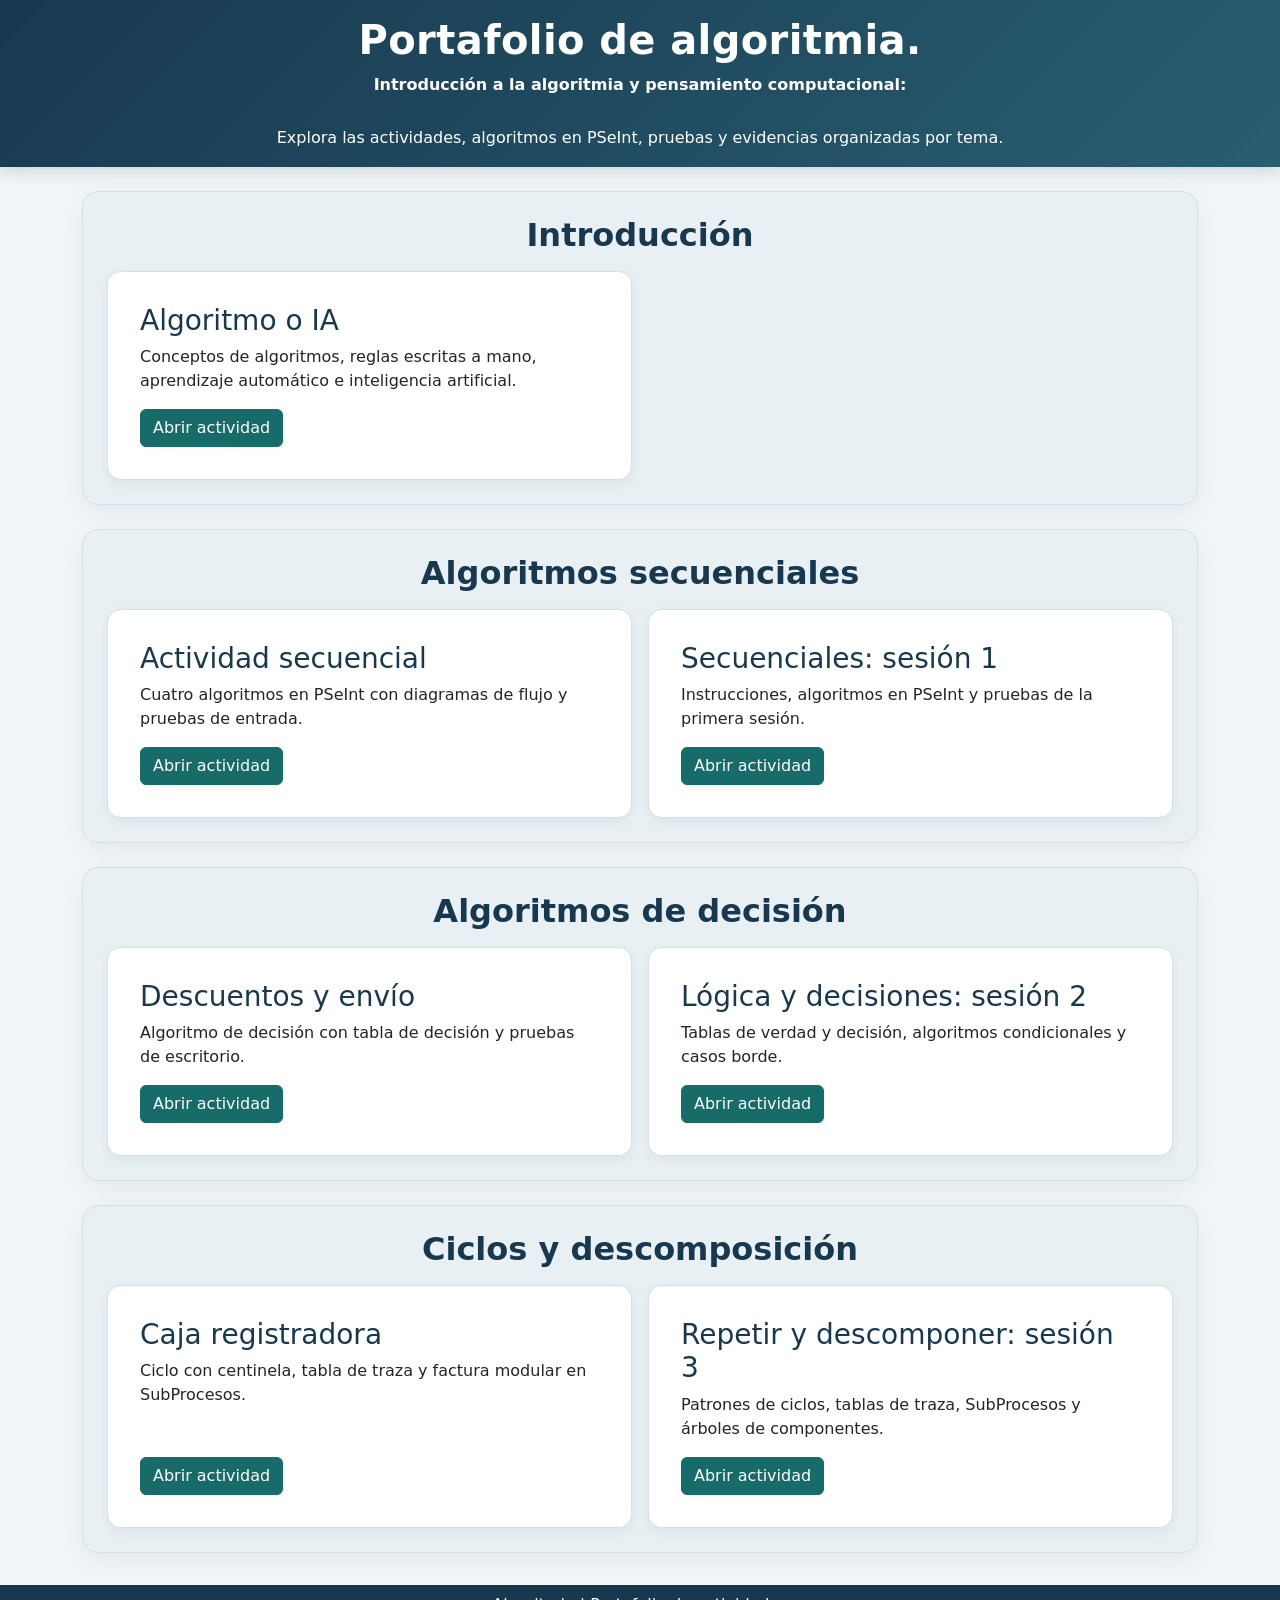
<file: index.html>
<!DOCTYPE html>
<html lang="es">
<head>
    <meta charset="UTF-8">
    <meta name="viewport" content="width=device-width, initial-scale=1.0">
    <title>Portafolio de algoritmia</title>
    <link href="https://cdn.jsdelivr.net/npm/bootstrap@5.3.8/dist/css/bootstrap.min.css" rel="stylesheet"
        integrity="sha384-sRIl4kxILFvY47J16cr9ZwB07vP4J8+LH7qKQnuqkuIAvNWLzeN8tE5YBujZqJLB" crossorigin="anonymous">
    <link rel="stylesheet" href="./css/styles.css">
</head>

<body>
    <header class="text-white py-3 px-4 d-flex flex-column align-items-center text-center">
        <h1>Portafolio de algoritmia.</h1>
        <p class="mb-0"><strong>Introducción a la algoritmia y pensamiento computacional:</strong><br><br>
            Explora las actividades, algoritmos en PSeInt, pruebas y evidencias organizadas por tema.</p>
    </header>

    <main class="container">
        <section class="p-4 my-4 rounded-4 text-black">
            <h2 class="text-center mb-3">Introducción</h2>
            <div class="row g-3">
                <div class="col-12 col-md-6">
                    <article class="card p-3 h-100">
                        <div class="card-body d-flex flex-column">
                            <h3 class="card-title">Algoritmo o IA</h3>
                            <p class="card-text">Conceptos de algoritmos, reglas escritas a mano, aprendizaje automático e inteligencia artificial.</p>
                            <a class="btn btn-primary mt-auto align-self-start" href="./algoritmo-vs-ia.html">Abrir actividad</a>
                        </div>
                    </article>
                </div>
            </div>
        </section>

        <section class="p-4 my-4 rounded-4 text-black">
            <h2 class="text-center mb-3">Algoritmos secuenciales</h2>
            <div class="row g-3">
                <div class="col-12 col-md-6">
                    <article class="card p-3 h-100">
                        <div class="card-body d-flex flex-column">
                            <h3 class="card-title">Actividad secuencial</h3>
                            <p class="card-text">Cuatro algoritmos en PSeInt con diagramas de flujo y pruebas de entrada.</p>
                            <a class="btn btn-primary mt-auto align-self-start" href="./secuencial/secuencial.html">Abrir actividad</a>
                        </div>
                    </article>
                </div>
                <div class="col-12 col-md-6">
                    <article class="card p-3 h-100">
                        <div class="card-body d-flex flex-column">
                            <h3 class="card-title">Secuenciales: sesión 1</h3>
                            <p class="card-text">Instrucciones, algoritmos en PSeInt y pruebas de la primera sesión.</p>
                            <a class="btn btn-primary mt-auto align-self-start" href="./secuencial/secuenciales.html">Abrir actividad</a>
                        </div>
                    </article>
                </div>
            </div>
        </section>

        <section class="p-4 my-4 rounded-4 text-black">
            <h2 class="text-center mb-3">Algoritmos de decisión</h2>
            <div class="row g-3">
                <div class="col-12 col-md-6">
                    <article class="card p-3 h-100">
                        <div class="card-body d-flex flex-column">
                            <h3 class="card-title">Descuentos y envío</h3>
                            <p class="card-text">Algoritmo de decisión con tabla de decisión y pruebas de escritorio.</p>
                            <a class="btn btn-primary mt-auto align-self-start" href="./decision/decision.html">Abrir actividad</a>
                        </div>
                    </article>
                </div>
                <div class="col-12 col-md-6">
                    <article class="card p-3 h-100">
                        <div class="card-body d-flex flex-column">
                            <h3 class="card-title">Lógica y decisiones: sesión 2</h3>
                            <p class="card-text">Tablas de verdad y decisión, algoritmos condicionales y casos borde.</p>
                            <a class="btn btn-primary mt-auto align-self-start" href="./decision/logica-decisiones.html">Abrir actividad</a>
                        </div>
                    </article>
                </div>
            </div>
        </section>

        <section class="p-4 my-4 rounded-4 text-black">
            <h2 class="text-center mb-3">Ciclos y descomposición</h2>
            <div class="row g-3">
                <div class="col-12 col-md-6">
                    <article class="card p-3 h-100">
                        <div class="card-body d-flex flex-column">
                            <h3 class="card-title">Caja registradora</h3>
                            <p class="card-text">Ciclo con centinela, tabla de traza y factura modular en SubProcesos.</p>
                            <a class="btn btn-primary mt-auto align-self-start" href="./ciclos/ciclos.html">Abrir actividad</a>
                        </div>
                    </article>
                </div>
                <div class="col-12 col-md-6">
                    <article class="card p-3 h-100">
                        <div class="card-body d-flex flex-column">
                            <h3 class="card-title">Repetir y descomponer: sesión 3</h3>
                            <p class="card-text">Patrones de ciclos, tablas de traza, SubProcesos y árboles de componentes.</p>
                            <a class="btn btn-primary mt-auto align-self-start" href="./ciclos/repetir-descomponer.html">Abrir actividad</a>
                        </div>
                    </article>
                </div>
            </div>
        </section>
    </main>

    <footer class="text-white text-center p-2">
        <p class="mb-0">Algoritmia | Portafolio de actividades</p>
    </footer>
</body>
</html>
</file>
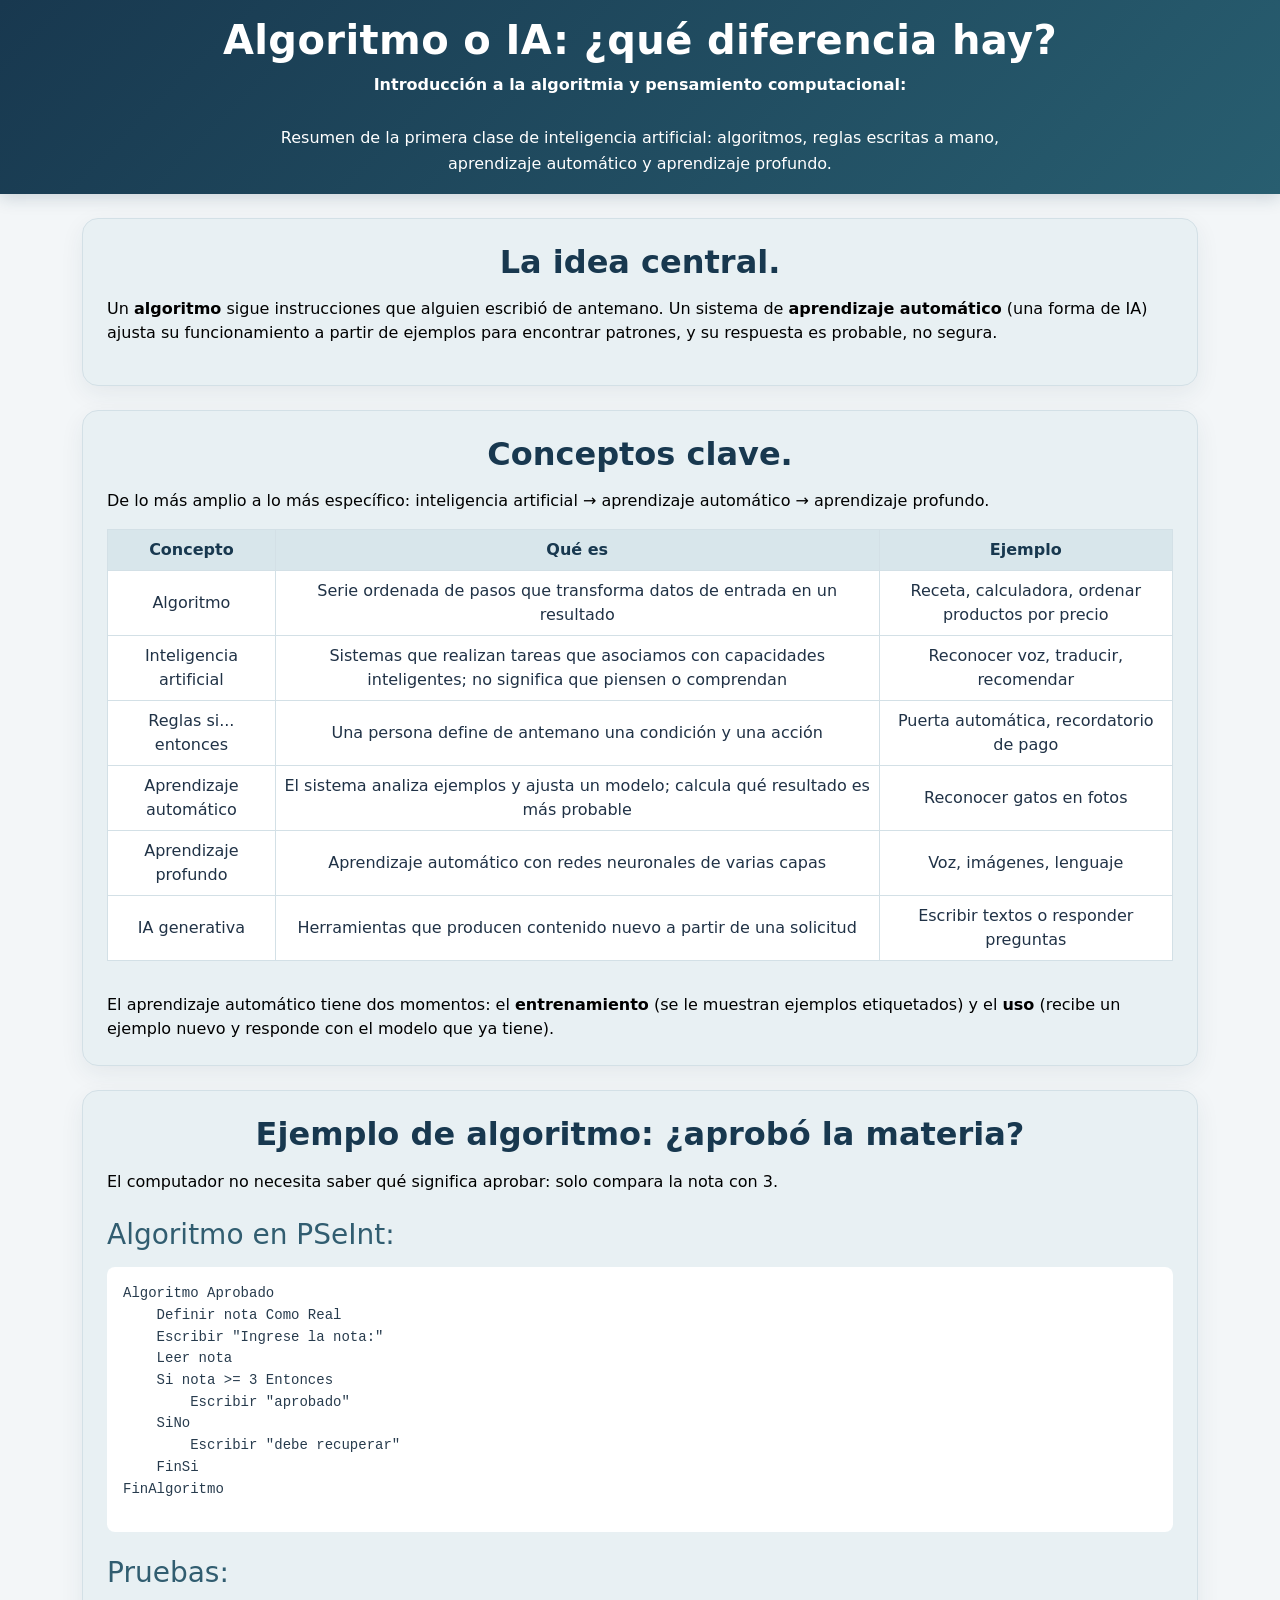
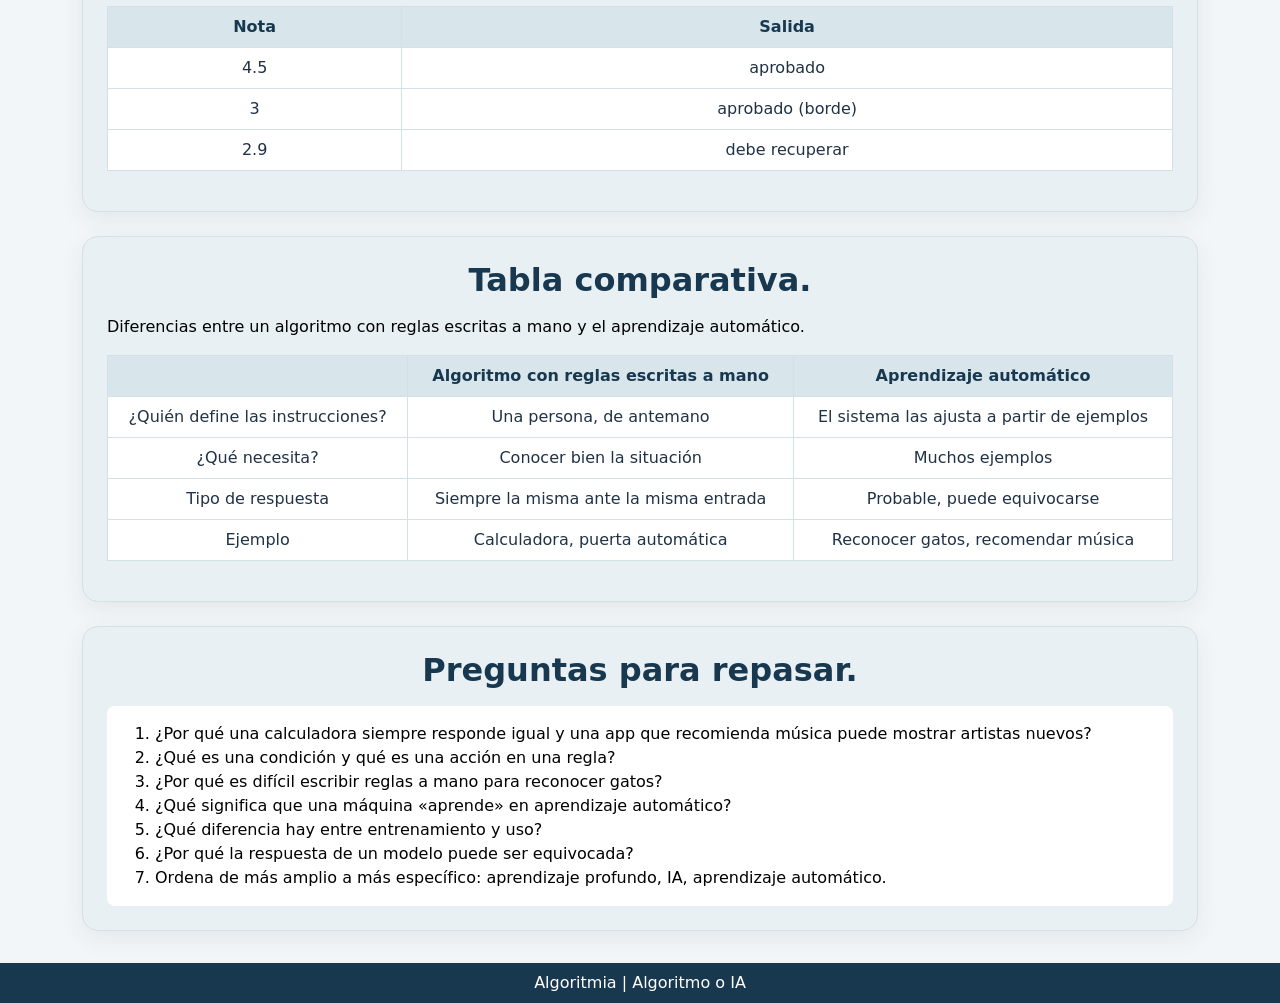
<file: algoritmo-vs-ia.html>
<!DOCTYPE html>
<html lang="es">
<head>
    <meta charset="UTF-8">
    <meta name="viewport" content="width=device-width, initial-scale=1.0">
    <title>Algoritmo o IA</title>
    <link href="https://cdn.jsdelivr.net/npm/bootstrap@5.3.8/dist/css/bootstrap.min.css" rel="stylesheet"
        integrity="sha384-sRIl4kxILFvY47J16cr9ZwB07vP4J8+LH7qKQnuqkuIAvNWLzeN8tE5YBujZqJLB" crossorigin="anonymous">
    <link rel="stylesheet" href="./css/styles.css">
</head>

<body>
    <header class="text-white py-3 px-4 d-flex flex-column align-items-center text-center">
        <h1>Algoritmo o IA: ¿qué diferencia hay?</h1>
        <p class="mb-0"><strong>Introducción a la algoritmia y pensamiento computacional:</strong><br><br>
            Resumen de la primera clase de inteligencia artificial: algoritmos, reglas escritas a mano, aprendizaje automático y aprendizaje profundo.</p>
    </header>

    <main class="container">
        <section class="p-4 my-4 rounded-4 text-black">
            <h2 class="text-center mb-3">La idea central.</h2>
            <p>Un <strong>algoritmo</strong> sigue instrucciones que alguien escribió de antemano. Un sistema de <strong>aprendizaje automático</strong> (una forma de IA) ajusta su funcionamiento a partir de ejemplos para encontrar patrones, y su respuesta es probable, no segura.</p>
        </section>
        <section class="p-4 my-4 rounded-4 text-black">
            <h2 class="text-center mb-3">Conceptos clave.</h2>
            <p>De lo más amplio a lo más específico: inteligencia artificial → aprendizaje automático → aprendizaje profundo.</p>
            <div class="table-responsive">
                <table class="table table-bordered table-light align-middle text-center">
                    <thead><tr><th scope="col">Concepto</th><th scope="col">Qué es</th><th scope="col">Ejemplo</th></tr></thead>
                    <tbody>
                        <tr><td>Algoritmo</td><td>Serie ordenada de pasos que transforma datos de entrada en un resultado</td><td>Receta, calculadora, ordenar productos por precio</td></tr>
                        <tr><td>Inteligencia artificial</td><td>Sistemas que realizan tareas que asociamos con capacidades inteligentes; no significa que piensen o comprendan</td><td>Reconocer voz, traducir, recomendar</td></tr>
                        <tr><td>Reglas si... entonces</td><td>Una persona define de antemano una condición y una acción</td><td>Puerta automática, recordatorio de pago</td></tr>
                        <tr><td>Aprendizaje automático</td><td>El sistema analiza ejemplos y ajusta un modelo; calcula qué resultado es más probable</td><td>Reconocer gatos en fotos</td></tr>
                        <tr><td>Aprendizaje profundo</td><td>Aprendizaje automático con redes neuronales de varias capas</td><td>Voz, imágenes, lenguaje</td></tr>
                        <tr><td>IA generativa</td><td>Herramientas que producen contenido nuevo a partir de una solicitud</td><td>Escribir textos o responder preguntas</td></tr>
                        </tbody>
                </table>
            </div>
            <p class="mt-3 mb-0">El aprendizaje automático tiene dos momentos: el <strong>entrenamiento</strong> (se le muestran ejemplos etiquetados) y el <strong>uso</strong> (recibe un ejemplo nuevo y responde con el modelo que ya tiene).</p>
        </section>
        <section class="p-4 my-4 rounded-4 text-black">
            <h2 class="text-center mb-3">Ejemplo de algoritmo: ¿aprobó la materia?</h2>
            <p>El computador no necesita saber qué significa aprobar: solo compara la nota con 3.</p>
            <h3 class="mb-3 mt-4">Algoritmo en PSeInt:</h3>
            <div class="bg-white rounded-3 p-3"><pre>
Algoritmo Aprobado
    Definir nota Como Real
    Escribir &quot;Ingrese la nota:&quot;
    Leer nota
    Si nota &gt;= 3 Entonces
        Escribir &quot;aprobado&quot;
    SiNo
        Escribir &quot;debe recuperar&quot;
    FinSi
FinAlgoritmo</pre></div>
            <h3 class="mb-3 mt-4">Pruebas:</h3>
            <div class="table-responsive">
                <table class="table table-bordered table-light align-middle text-center">
                    <thead><tr><th scope="col">Nota</th><th scope="col">Salida</th></tr></thead>
                    <tbody>
                        <tr><td>4.5</td><td>aprobado</td></tr>
                        <tr><td>3</td><td>aprobado (borde)</td></tr>
                        <tr><td>2.9</td><td>debe recuperar</td></tr>
                        </tbody>
                </table>
            </div>
        </section>
        <section class="p-4 my-4 rounded-4 text-black">
            <h2 class="text-center mb-3">Tabla comparativa.</h2>
            <p>Diferencias entre un algoritmo con reglas escritas a mano y el aprendizaje automático.</p>
            <div class="table-responsive">
                <table class="table table-bordered table-light align-middle text-center">
                    <thead><tr><th scope="col"></th><th scope="col">Algoritmo con reglas escritas a mano</th><th scope="col">Aprendizaje automático</th></tr></thead>
                    <tbody>
                        <tr><td>¿Quién define las instrucciones?</td><td>Una persona, de antemano</td><td>El sistema las ajusta a partir de ejemplos</td></tr>
                        <tr><td>¿Qué necesita?</td><td>Conocer bien la situación</td><td>Muchos ejemplos</td></tr>
                        <tr><td>Tipo de respuesta</td><td>Siempre la misma ante la misma entrada</td><td>Probable, puede equivocarse</td></tr>
                        <tr><td>Ejemplo</td><td>Calculadora, puerta automática</td><td>Reconocer gatos, recomendar música</td></tr>
                        </tbody>
                </table>
            </div>
        </section>
        <section class="p-4 my-4 rounded-4 text-black">
            <h2 class="text-center mb-3">Preguntas para repasar.</h2>
            <p></p>
            <div class="bg-white rounded-3 p-3"><ol class="mb-0">
                <li>¿Por qué una calculadora siempre responde igual y una app que recomienda música puede mostrar artistas nuevos?</li>
                <li>¿Qué es una condición y qué es una acción en una regla?</li>
                <li>¿Por qué es difícil escribir reglas a mano para reconocer gatos?</li>
                <li>¿Qué significa que una máquina «aprende» en aprendizaje automático?</li>
                <li>¿Qué diferencia hay entre entrenamiento y uso?</li>
                <li>¿Por qué la respuesta de un modelo puede ser equivocada?</li>
                <li>Ordena de más amplio a más específico: aprendizaje profundo, IA, aprendizaje automático.</li>
            </ol></div>
        </section>
    </main>

    <footer class="text-white text-center p-2">
        <p class="mb-0">Algoritmia | Algoritmo o IA</p>
    </footer>
</body>
</html>
</file>
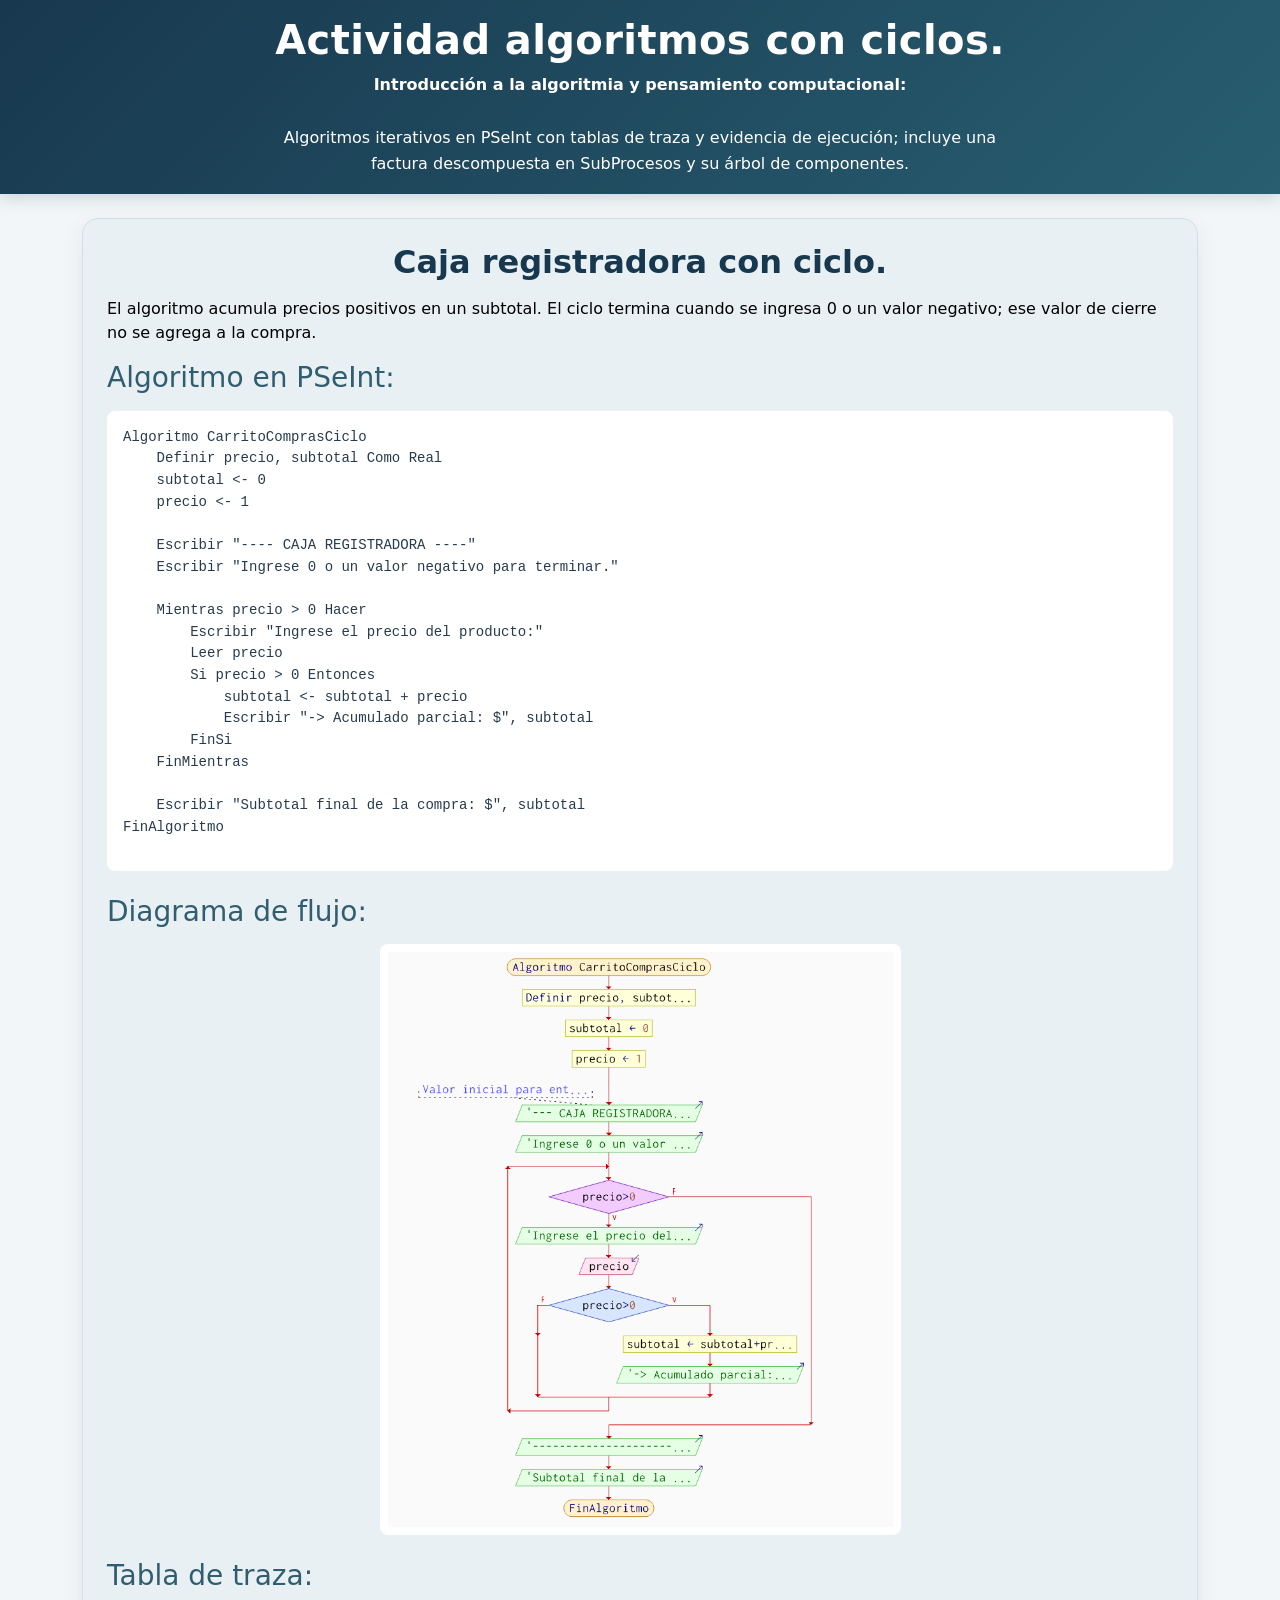
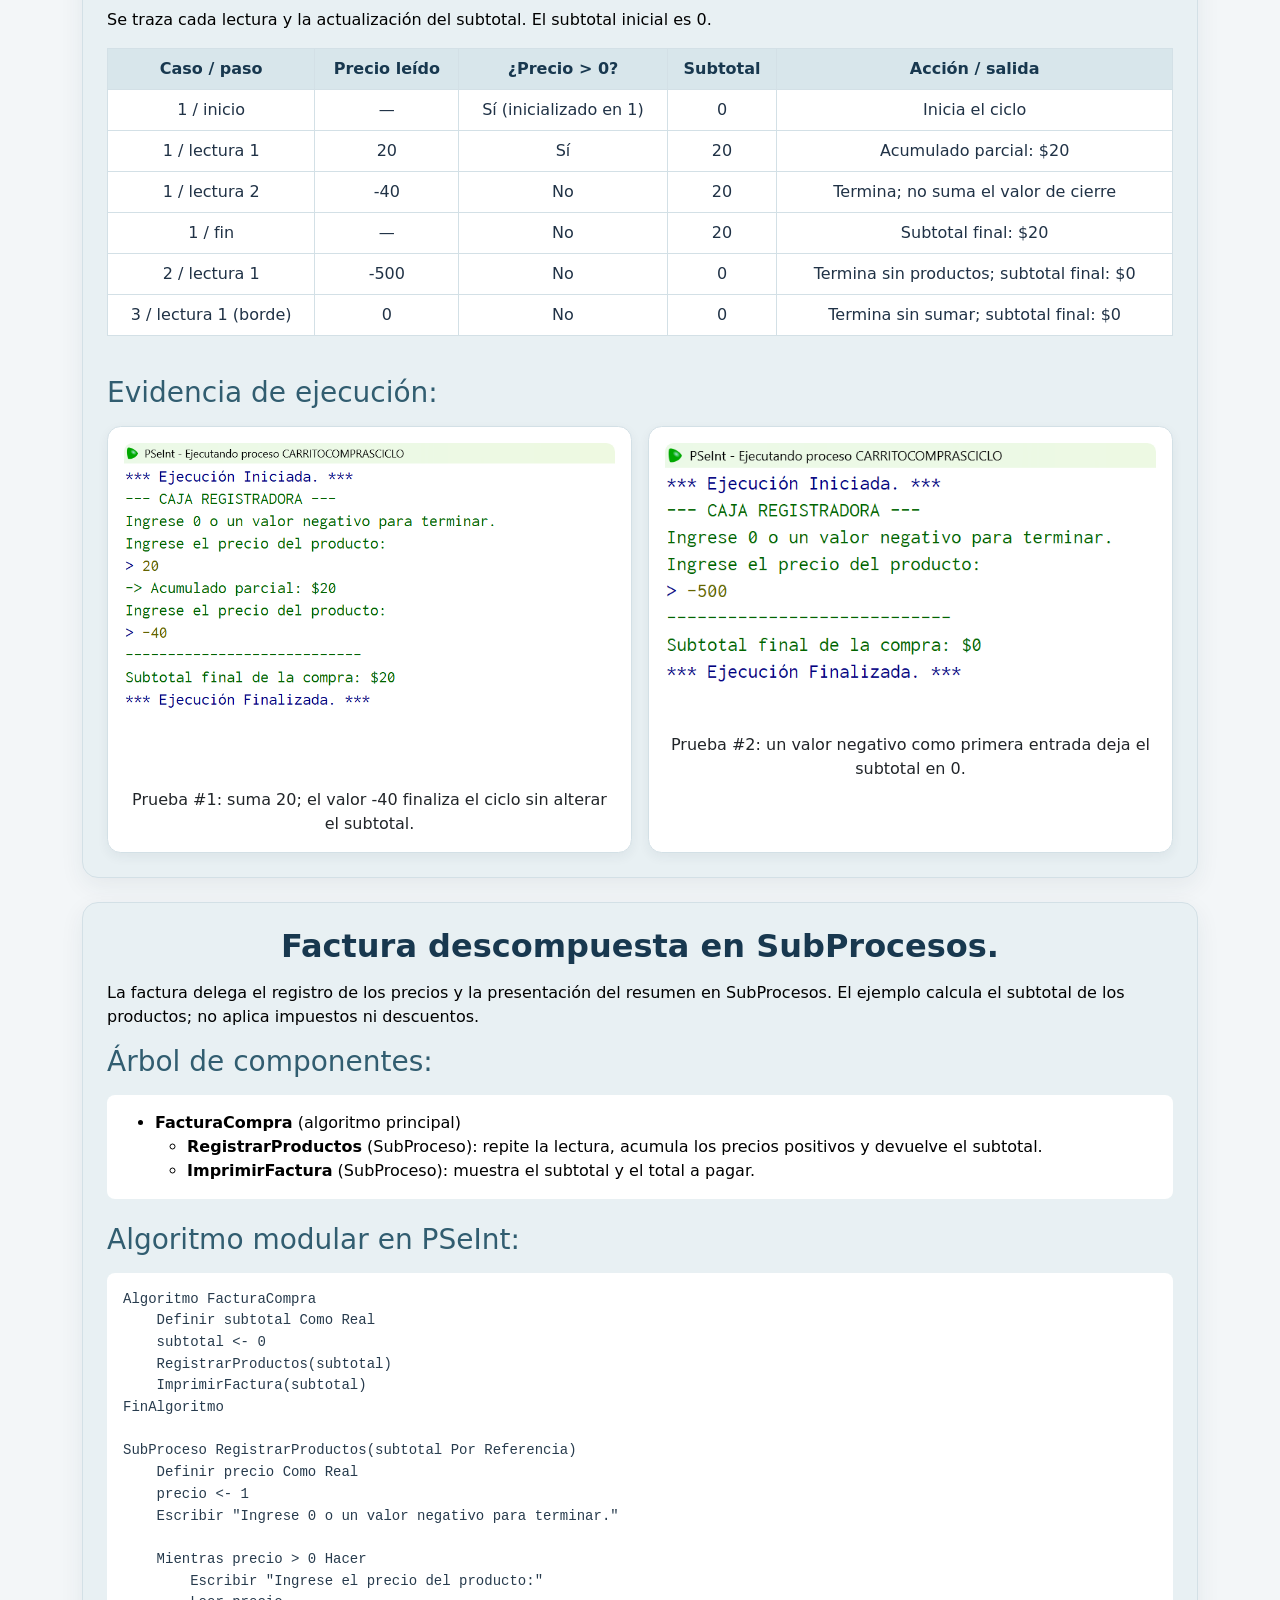
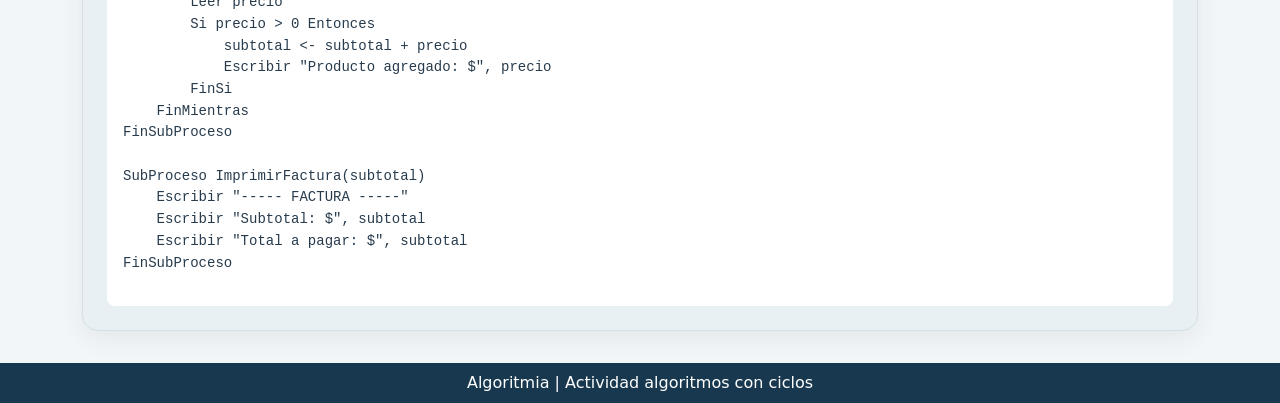
<file: ciclos/ciclos.html>
<!DOCTYPE html>
<html lang="es">
<head>
    <meta charset="UTF-8">
    <meta name="viewport" content="width=device-width, initial-scale=1.0">
    <title>Algoritmos con ciclos</title>
    <link href="https://cdn.jsdelivr.net/npm/bootstrap@5.3.8/dist/css/bootstrap.min.css" rel="stylesheet"
        integrity="sha384-sRIl4kxILFvY47J16cr9ZwB07vP4J8+LH7qKQnuqkuIAvNWLzeN8tE5YBujZqJLB" crossorigin="anonymous">
    <link rel="stylesheet" href="../css/styles.css">
</head>

<body>
    <header class="text-white py-3 px-4 d-flex flex-column align-items-center text-center">
        <h1>Actividad algoritmos con ciclos.</h1>
        <p class="mb-0"><strong>Introducción a la algoritmia y pensamiento computacional:</strong><br><br>
            Algoritmos iterativos en PSeInt con tablas de traza y evidencia de ejecución; incluye una factura
            descompuesta en SubProcesos y su árbol de componentes.</p>
    </header>

    <main class="container">
        <section class="p-4 my-4 rounded-4 text-black">
            <h2 class="text-center mb-3">Caja registradora con ciclo.</h2>
            <p>El algoritmo acumula precios positivos en un subtotal. El ciclo termina cuando se ingresa 0 o un
                valor negativo; ese valor de cierre no se agrega a la compra.</p>

            <h3 class="mb-3">Algoritmo en PSeInt:</h3>
            <div class="bg-white rounded-3 p-3"><pre>
Algoritmo CarritoComprasCiclo
    Definir precio, subtotal Como Real
    subtotal &lt;- 0
    precio &lt;- 1

    Escribir "---- CAJA REGISTRADORA ----"
    Escribir "Ingrese 0 o un valor negativo para terminar."

    Mientras precio &gt; 0 Hacer
        Escribir "Ingrese el precio del producto:"
        Leer precio
        Si precio &gt; 0 Entonces
            subtotal &lt;- subtotal + precio
            Escribir "-> Acumulado parcial: $", subtotal
        FinSi
    FinMientras

    Escribir "Subtotal final de la compra: $", subtotal
FinAlgoritmo</pre></div>

            <h3 class="mb-3 mt-4">Diagrama de flujo:</h3>
            <div class="row justify-content-center mb-3">
                <div class="col-12 col-md-8 col-lg-6">
                    <img src="./img/diagrama.png" alt="Diagrama de flujo del algoritmo CarritoComprasCiclo"
                        class="img-fluid d-block mx-auto bg-white p-2 rounded-3">
                </div>
            </div>

            <h3 class="mb-3 mt-4">Tabla de traza:</h3>
            <p>Se traza cada lectura y la actualización del subtotal. El subtotal inicial es 0.</p>
            <div class="table-responsive">
                <table class="table table-bordered table-light align-middle text-center">
                    <thead>
                        <tr>
                            <th scope="col">Caso / paso</th>
                            <th scope="col">Precio leído</th>
                            <th scope="col">¿Precio &gt; 0?</th>
                            <th scope="col">Subtotal</th>
                            <th scope="col">Acción / salida</th>
                        </tr>
                    </thead>
                    <tbody>
                        <tr>
                            <td>1 / inicio</td>
                            <td>—</td>
                            <td>Sí (inicializado en 1)</td>
                            <td>0</td>
                            <td>Inicia el ciclo</td>
                        </tr>
                        <tr>
                            <td>1 / lectura 1</td>
                            <td>20</td>
                            <td>Sí</td>
                            <td>20</td>
                            <td>Acumulado parcial: $20</td>
                        </tr>
                        <tr>
                            <td>1 / lectura 2</td>
                            <td>-40</td>
                            <td>No</td>
                            <td>20</td>
                            <td>Termina; no suma el valor de cierre</td>
                        </tr>
                        <tr>
                            <td>1 / fin</td>
                            <td>—</td>
                            <td>No</td>
                            <td>20</td>
                            <td>Subtotal final: $20</td>
                        </tr>
                        <tr>
                            <td>2 / lectura 1</td>
                            <td>-500</td>
                            <td>No</td>
                            <td>0</td>
                            <td>Termina sin productos; subtotal final: $0</td>
                        </tr>
                        <tr>
                            <td>3 / lectura 1 (borde)</td>
                            <td>0</td>
                            <td>No</td>
                            <td>0</td>
                            <td>Termina sin sumar; subtotal final: $0</td>
                        </tr>
                    </tbody>
                </table>
            </div>

            <h3 class="mb-3 mt-4">Evidencia de ejecución:</h3>
            <div class="row g-3 justify-content-center">
                <div class="col-12 col-md-6">
                    <div class="card p-3 h-100">
                        <img src="./img/prueba1.png" alt="Ejecución con precio 20 y luego valor de cierre -40"
                            class="img-fluid">
                        <p class="text-center mb-0 mt-2">Prueba #1: suma 20; el valor -40 finaliza el ciclo sin alterar el subtotal.</p>
                    </div>
                </div>
                <div class="col-12 col-md-6">
                    <div class="card p-3 h-100">
                        <img src="./img/prueba2.png" alt="Ejecución con valor de cierre -500 y subtotal cero"
                            class="img-fluid">
                        <p class="text-center mb-0 mt-2">Prueba #2: un valor negativo como primera entrada deja el subtotal en 0.</p>
                    </div>
                </div>
            </div>
        </section>

        <section class="p-4 my-4 rounded-4 text-black">
            <h2 class="text-center mb-3">Factura descompuesta en SubProcesos.</h2>
            <p>La factura delega el registro de los precios y la presentación del resumen en SubProcesos.
                El ejemplo calcula el subtotal de los productos; no aplica impuestos ni descuentos.</p>

            <h3 class="mb-3">Árbol de componentes:</h3>
            <div class="bg-white rounded-3 p-3">
                <ul class="mb-0">
                    <li><strong>FacturaCompra</strong> (algoritmo principal)
                        <ul>
                            <li><strong>RegistrarProductos</strong> (SubProceso): repite la lectura, acumula los precios positivos y devuelve el subtotal.</li>
                            <li><strong>ImprimirFactura</strong> (SubProceso): muestra el subtotal y el total a pagar.</li>
                        </ul>
                    </li>
                </ul>
            </div>

            <h3 class="mb-3 mt-4">Algoritmo modular en PSeInt:</h3>
            <div class="bg-white rounded-3 p-3"><pre>
Algoritmo FacturaCompra
    Definir subtotal Como Real
    subtotal &lt;- 0
    RegistrarProductos(subtotal)
    ImprimirFactura(subtotal)
FinAlgoritmo

SubProceso RegistrarProductos(subtotal Por Referencia)
    Definir precio Como Real
    precio &lt;- 1
    Escribir "Ingrese 0 o un valor negativo para terminar."

    Mientras precio &gt; 0 Hacer
        Escribir "Ingrese el precio del producto:"
        Leer precio
        Si precio &gt; 0 Entonces
            subtotal &lt;- subtotal + precio
            Escribir "Producto agregado: $", precio
        FinSi
    FinMientras
FinSubProceso

SubProceso ImprimirFactura(subtotal)
    Escribir "----- FACTURA -----"
    Escribir "Subtotal: $", subtotal
    Escribir "Total a pagar: $", subtotal
FinSubProceso</pre></div>
        </section>
    </main>

    <footer class="text-white text-center p-2">
        <p class="mb-0">Algoritmia | Actividad algoritmos con ciclos</p>
    </footer>
</body>
</html>
</file>
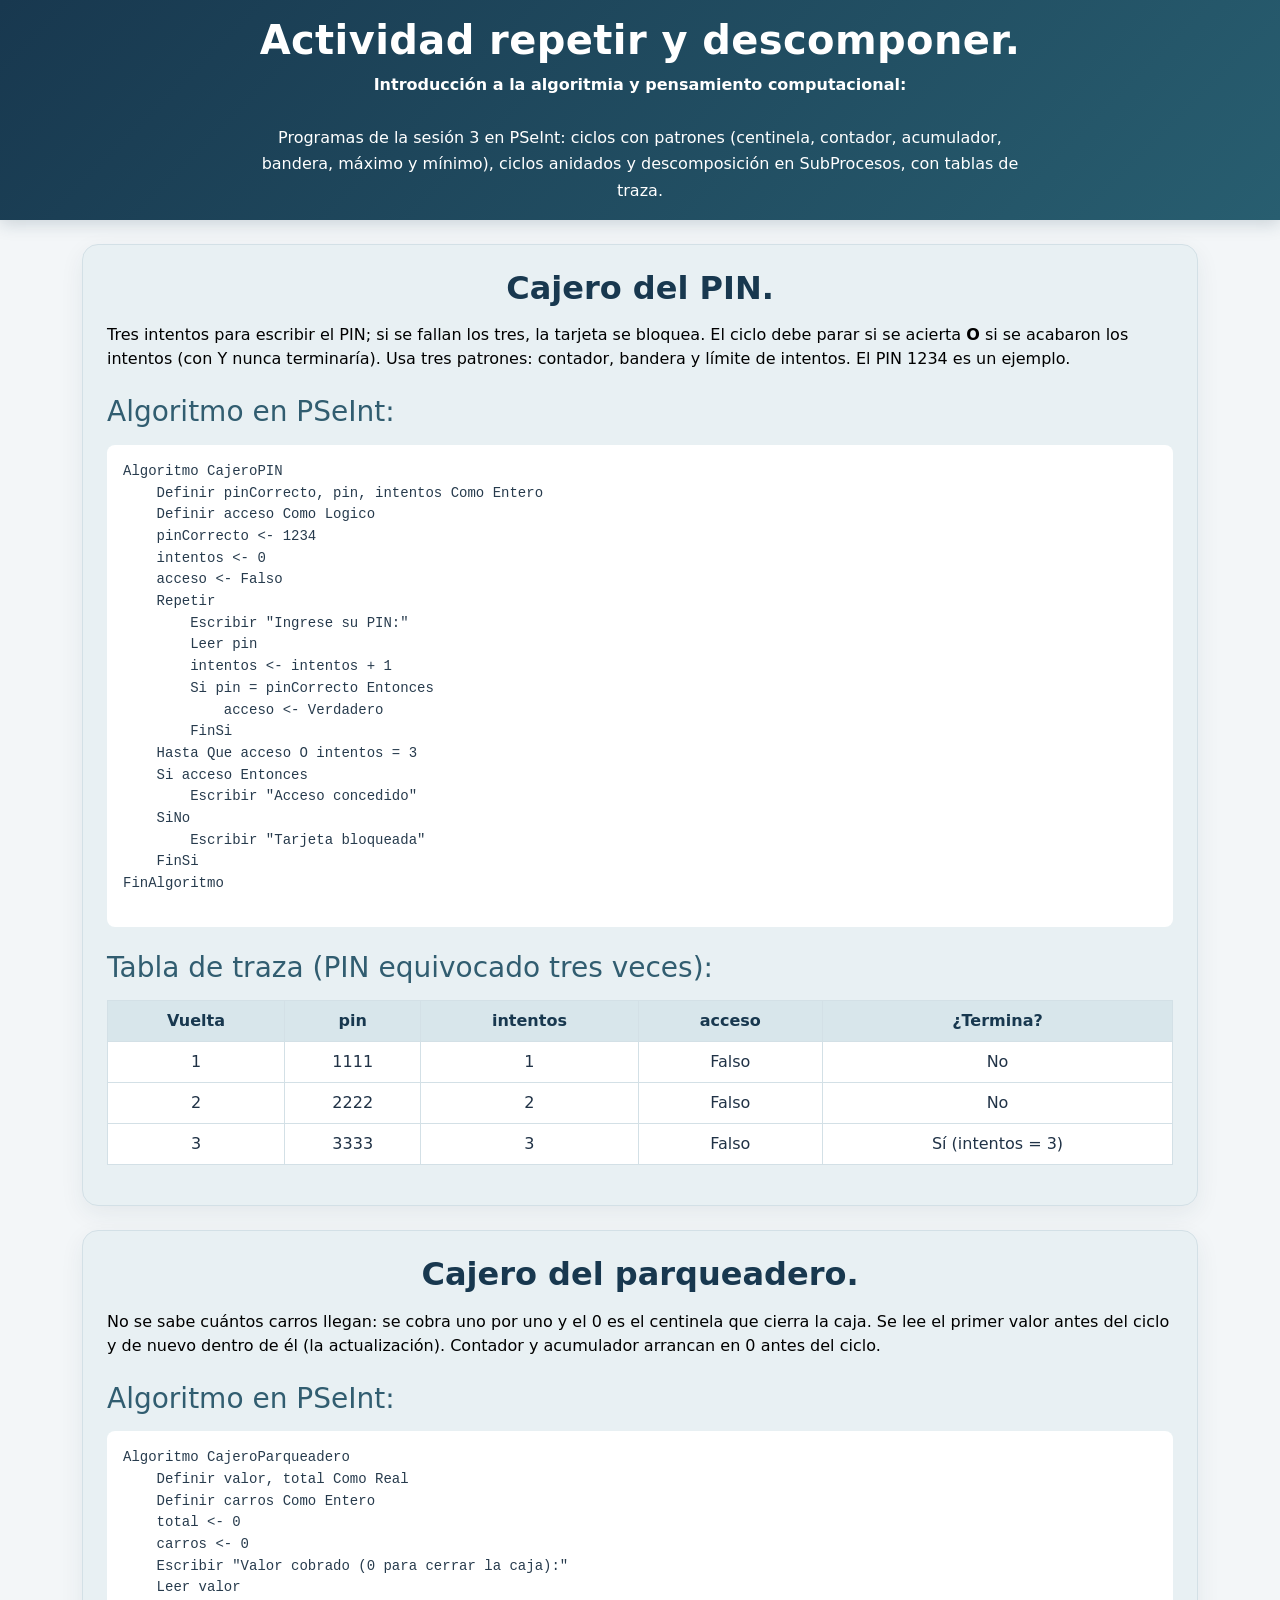
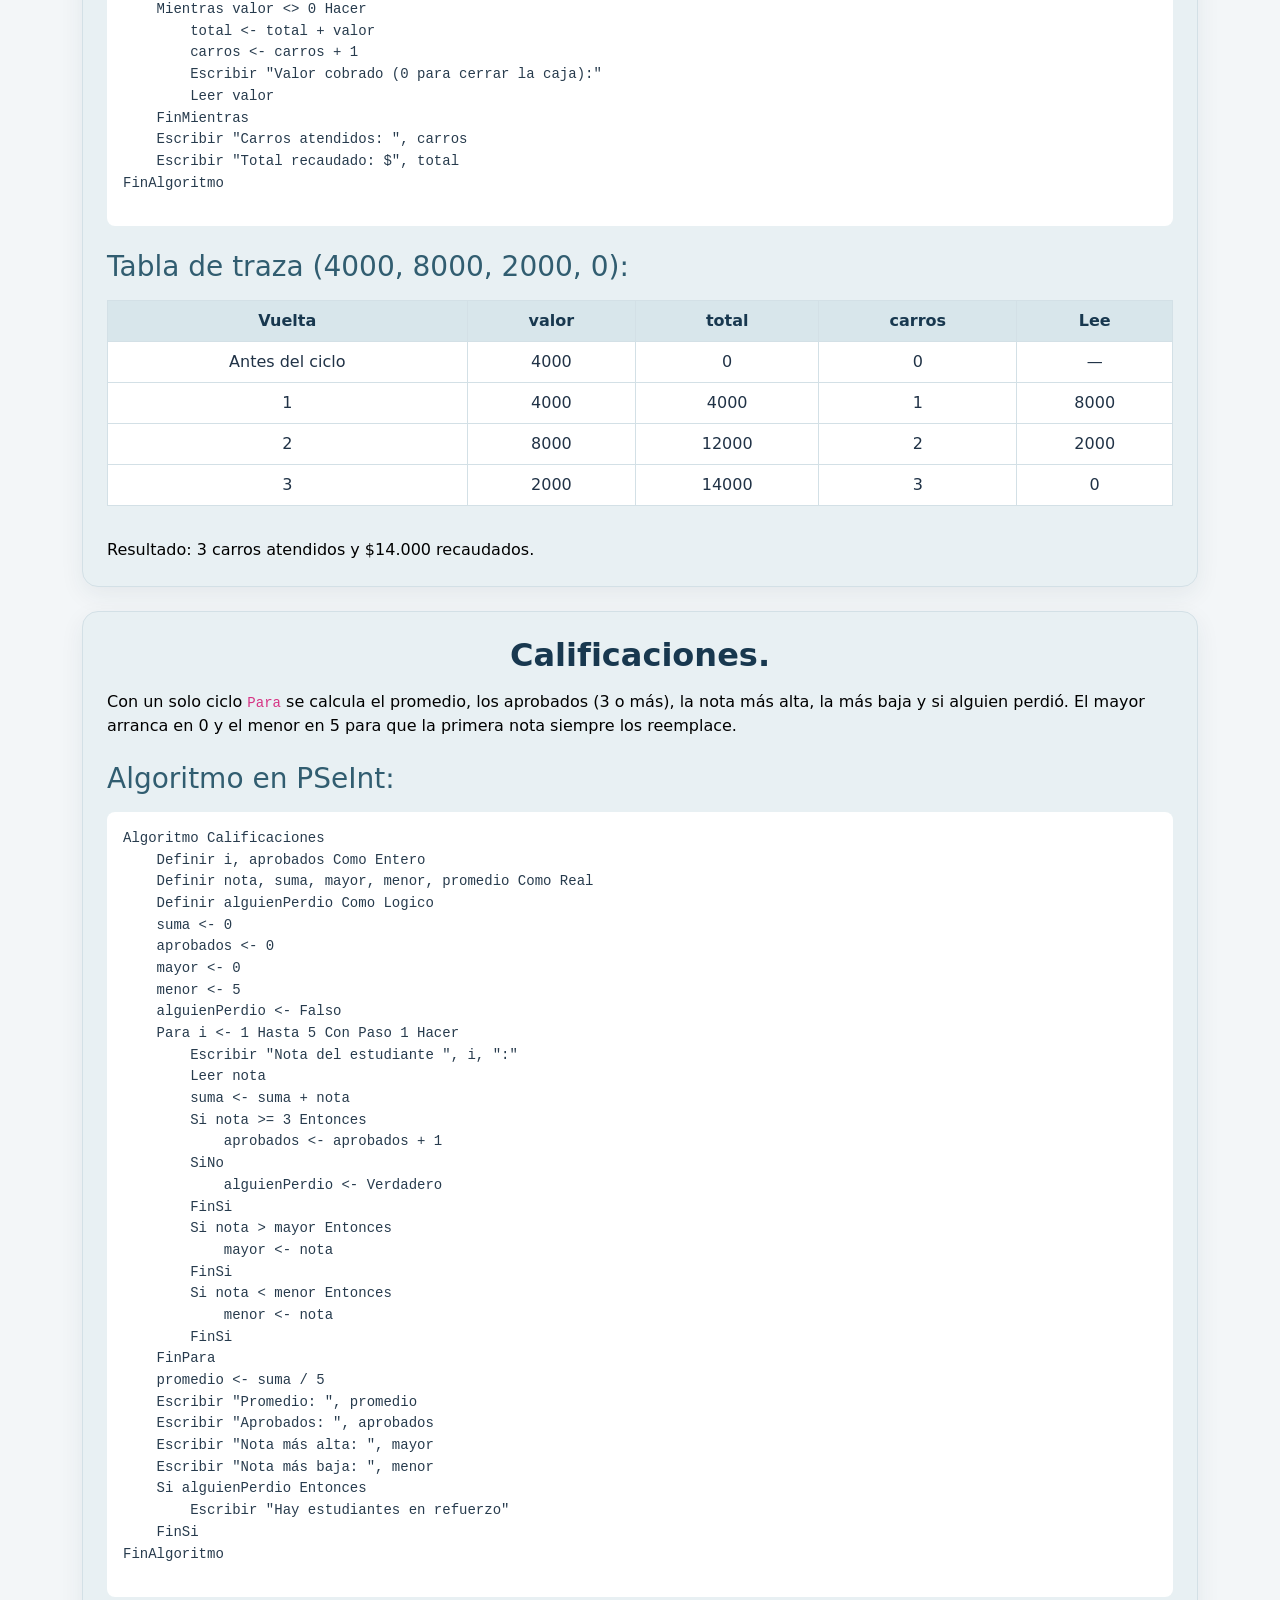
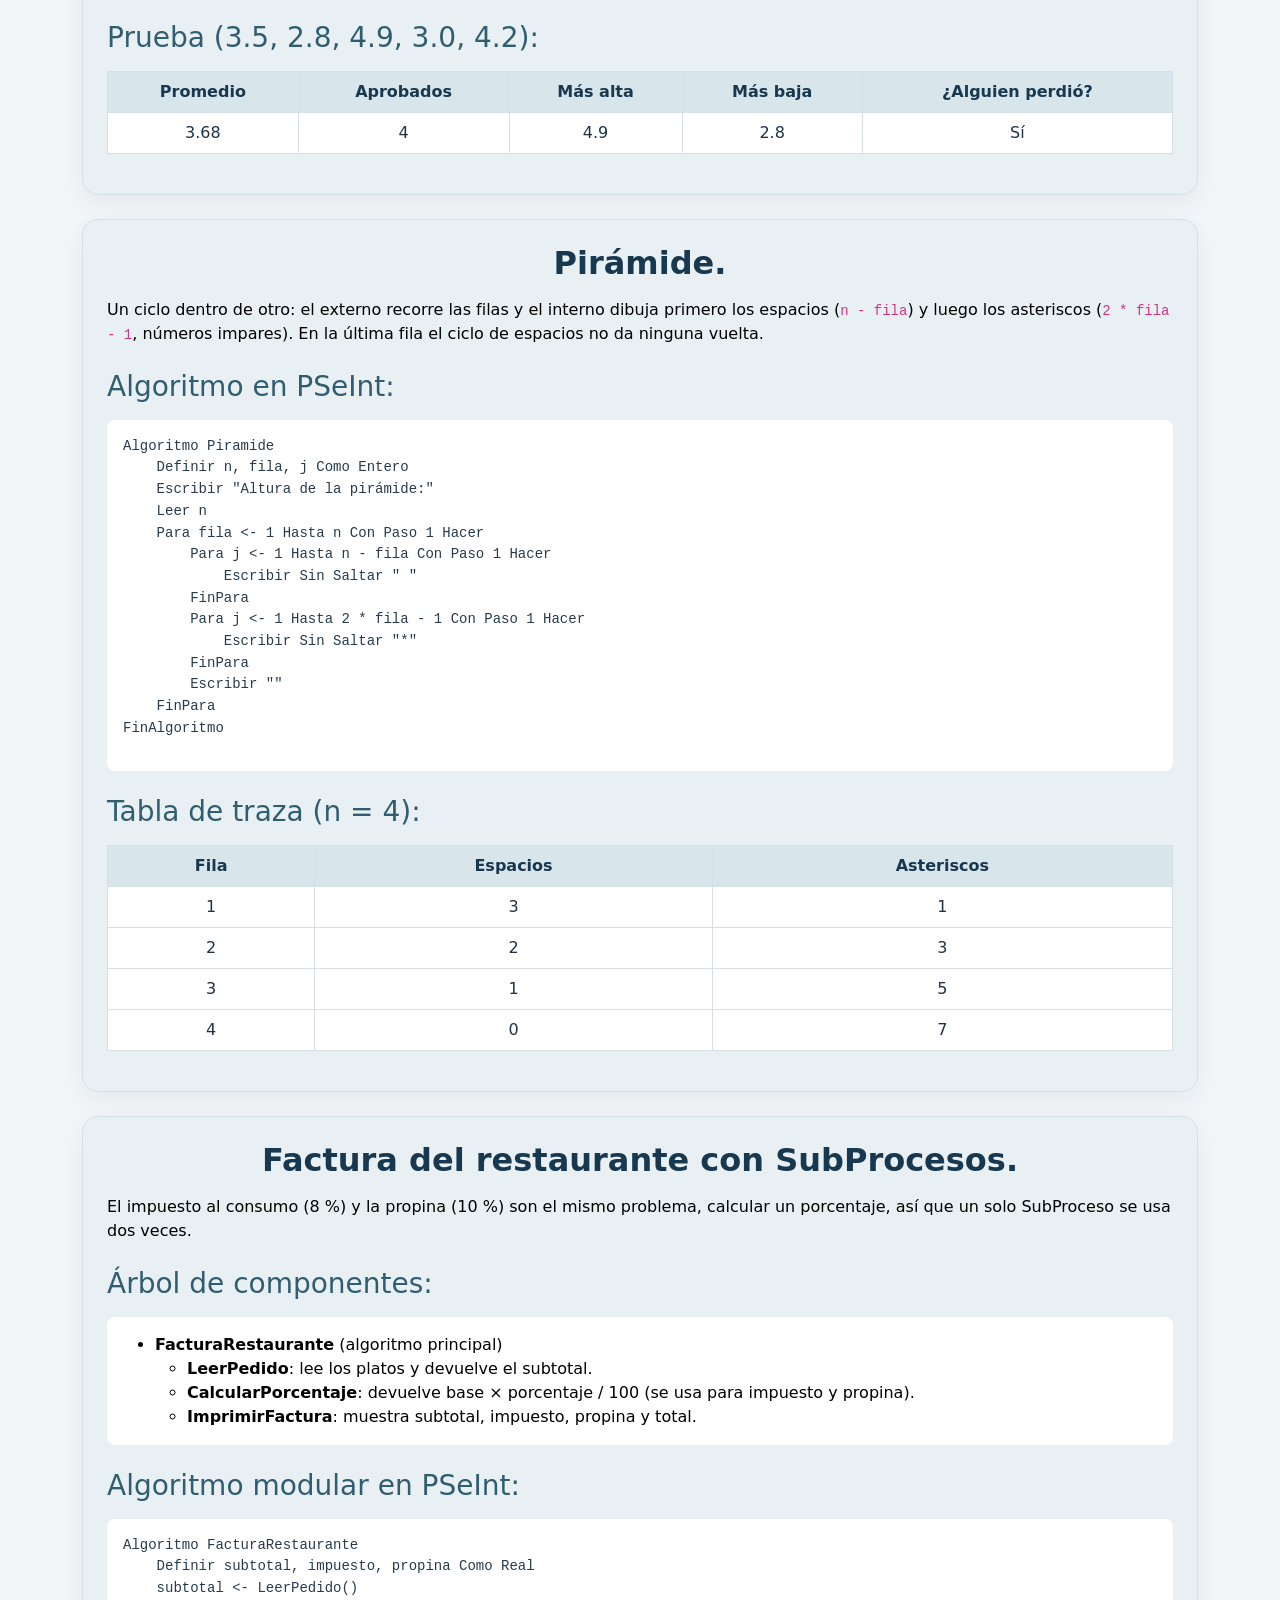
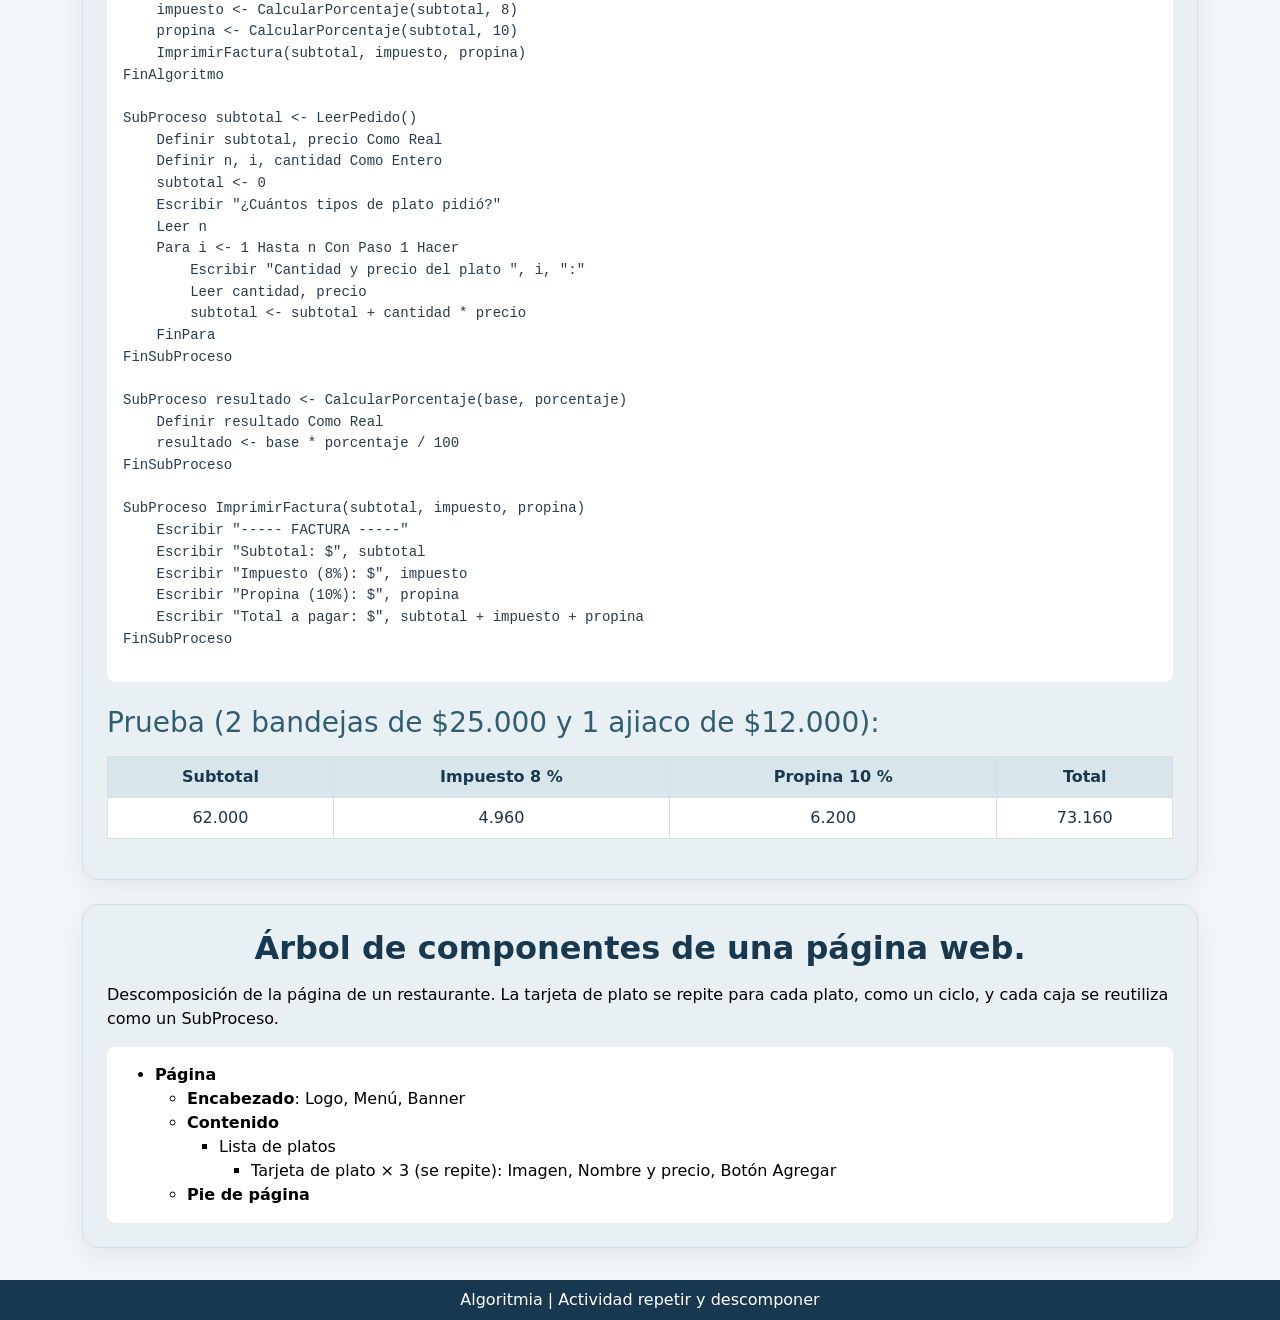
<file: ciclos/repetir-descomponer.html>
<!DOCTYPE html>
<html lang="es">
<head>
    <meta charset="UTF-8">
    <meta name="viewport" content="width=device-width, initial-scale=1.0">
    <title>Repetir y descomponer</title>
    <link href="https://cdn.jsdelivr.net/npm/bootstrap@5.3.8/dist/css/bootstrap.min.css" rel="stylesheet"
        integrity="sha384-sRIl4kxILFvY47J16cr9ZwB07vP4J8+LH7qKQnuqkuIAvNWLzeN8tE5YBujZqJLB" crossorigin="anonymous">
    <link rel="stylesheet" href="../css/styles.css">
</head>

<body>
    <header class="text-white py-3 px-4 d-flex flex-column align-items-center text-center">
        <h1>Actividad repetir y descomponer.</h1>
        <p class="mb-0"><strong>Introducción a la algoritmia y pensamiento computacional:</strong><br><br>
            Programas de la sesión 3 en PSeInt: ciclos con patrones (centinela, contador, acumulador, bandera, máximo y mínimo), ciclos anidados y descomposición en SubProcesos, con tablas de traza.</p>
    </header>

    <main class="container">
        <section class="p-4 my-4 rounded-4 text-black">
            <h2 class="text-center mb-3">Cajero del PIN.</h2>
            <p>Tres intentos para escribir el PIN; si se fallan los tres, la tarjeta se bloquea. El ciclo debe parar si se acierta <strong>O</strong> si se acabaron los intentos (con Y nunca terminaría). Usa tres patrones: contador, bandera y límite de intentos. El PIN 1234 es un ejemplo.</p>
            <h3 class="mb-3 mt-4">Algoritmo en PSeInt:</h3>
            <div class="bg-white rounded-3 p-3"><pre>
Algoritmo CajeroPIN
    Definir pinCorrecto, pin, intentos Como Entero
    Definir acceso Como Logico
    pinCorrecto &lt;- 1234
    intentos &lt;- 0
    acceso &lt;- Falso
    Repetir
        Escribir &quot;Ingrese su PIN:&quot;
        Leer pin
        intentos &lt;- intentos + 1
        Si pin = pinCorrecto Entonces
            acceso &lt;- Verdadero
        FinSi
    Hasta Que acceso O intentos = 3
    Si acceso Entonces
        Escribir &quot;Acceso concedido&quot;
    SiNo
        Escribir &quot;Tarjeta bloqueada&quot;
    FinSi
FinAlgoritmo</pre></div>
            <h3 class="mb-3 mt-4">Tabla de traza (PIN equivocado tres veces):</h3>
            <div class="table-responsive">
                <table class="table table-bordered table-light align-middle text-center">
                    <thead><tr><th scope="col">Vuelta</th><th scope="col">pin</th><th scope="col">intentos</th><th scope="col">acceso</th><th scope="col">¿Termina?</th></tr></thead>
                    <tbody>
                        <tr><td>1</td><td>1111</td><td>1</td><td>Falso</td><td>No</td></tr>
                        <tr><td>2</td><td>2222</td><td>2</td><td>Falso</td><td>No</td></tr>
                        <tr><td>3</td><td>3333</td><td>3</td><td>Falso</td><td>Sí (intentos = 3)</td></tr>
                        </tbody>
                </table>
            </div>
        </section>
        <section class="p-4 my-4 rounded-4 text-black">
            <h2 class="text-center mb-3">Cajero del parqueadero.</h2>
            <p>No se sabe cuántos carros llegan: se cobra uno por uno y el 0 es el centinela que cierra la caja. Se lee el primer valor antes del ciclo y de nuevo dentro de él (la actualización). Contador y acumulador arrancan en 0 antes del ciclo.</p>
            <h3 class="mb-3 mt-4">Algoritmo en PSeInt:</h3>
            <div class="bg-white rounded-3 p-3"><pre>
Algoritmo CajeroParqueadero
    Definir valor, total Como Real
    Definir carros Como Entero
    total &lt;- 0
    carros &lt;- 0
    Escribir &quot;Valor cobrado (0 para cerrar la caja):&quot;
    Leer valor
    Mientras valor &lt;&gt; 0 Hacer
        total &lt;- total + valor
        carros &lt;- carros + 1
        Escribir &quot;Valor cobrado (0 para cerrar la caja):&quot;
        Leer valor
    FinMientras
    Escribir &quot;Carros atendidos: &quot;, carros
    Escribir &quot;Total recaudado: $&quot;, total
FinAlgoritmo</pre></div>
            <h3 class="mb-3 mt-4">Tabla de traza (4000, 8000, 2000, 0):</h3>
            <div class="table-responsive">
                <table class="table table-bordered table-light align-middle text-center">
                    <thead><tr><th scope="col">Vuelta</th><th scope="col">valor</th><th scope="col">total</th><th scope="col">carros</th><th scope="col">Lee</th></tr></thead>
                    <tbody>
                        <tr><td>Antes del ciclo</td><td>4000</td><td>0</td><td>0</td><td>—</td></tr>
                        <tr><td>1</td><td>4000</td><td>4000</td><td>1</td><td>8000</td></tr>
                        <tr><td>2</td><td>8000</td><td>12000</td><td>2</td><td>2000</td></tr>
                        <tr><td>3</td><td>2000</td><td>14000</td><td>3</td><td>0</td></tr>
                        </tbody>
                </table>
            </div>
            <p class="mt-3 mb-0">Resultado: 3 carros atendidos y $14.000 recaudados.</p>
        </section>
        <section class="p-4 my-4 rounded-4 text-black">
            <h2 class="text-center mb-3">Calificaciones.</h2>
            <p>Con un solo ciclo <code>Para</code> se calcula el promedio, los aprobados (3 o más), la nota más alta, la más baja y si alguien perdió. El mayor arranca en 0 y el menor en 5 para que la primera nota siempre los reemplace.</p>
            <h3 class="mb-3 mt-4">Algoritmo en PSeInt:</h3>
            <div class="bg-white rounded-3 p-3"><pre>
Algoritmo Calificaciones
    Definir i, aprobados Como Entero
    Definir nota, suma, mayor, menor, promedio Como Real
    Definir alguienPerdio Como Logico
    suma &lt;- 0
    aprobados &lt;- 0
    mayor &lt;- 0
    menor &lt;- 5
    alguienPerdio &lt;- Falso
    Para i &lt;- 1 Hasta 5 Con Paso 1 Hacer
        Escribir &quot;Nota del estudiante &quot;, i, &quot;:&quot;
        Leer nota
        suma &lt;- suma + nota
        Si nota &gt;= 3 Entonces
            aprobados &lt;- aprobados + 1
        SiNo
            alguienPerdio &lt;- Verdadero
        FinSi
        Si nota &gt; mayor Entonces
            mayor &lt;- nota
        FinSi
        Si nota &lt; menor Entonces
            menor &lt;- nota
        FinSi
    FinPara
    promedio &lt;- suma / 5
    Escribir &quot;Promedio: &quot;, promedio
    Escribir &quot;Aprobados: &quot;, aprobados
    Escribir &quot;Nota más alta: &quot;, mayor
    Escribir &quot;Nota más baja: &quot;, menor
    Si alguienPerdio Entonces
        Escribir &quot;Hay estudiantes en refuerzo&quot;
    FinSi
FinAlgoritmo</pre></div>
            <h3 class="mb-3 mt-4">Prueba (3.5, 2.8, 4.9, 3.0, 4.2):</h3>
            <div class="table-responsive">
                <table class="table table-bordered table-light align-middle text-center">
                    <thead><tr><th scope="col">Promedio</th><th scope="col">Aprobados</th><th scope="col">Más alta</th><th scope="col">Más baja</th><th scope="col">¿Alguien perdió?</th></tr></thead>
                    <tbody>
                        <tr><td>3.68</td><td>4</td><td>4.9</td><td>2.8</td><td>Sí</td></tr>
                        </tbody>
                </table>
            </div>
        </section>
        <section class="p-4 my-4 rounded-4 text-black">
            <h2 class="text-center mb-3">Pirámide.</h2>
            <p>Un ciclo dentro de otro: el externo recorre las filas y el interno dibuja primero los espacios (<code>n - fila</code>) y luego los asteriscos (<code>2 * fila - 1</code>, números impares). En la última fila el ciclo de espacios no da ninguna vuelta.</p>
            <h3 class="mb-3 mt-4">Algoritmo en PSeInt:</h3>
            <div class="bg-white rounded-3 p-3"><pre>
Algoritmo Piramide
    Definir n, fila, j Como Entero
    Escribir &quot;Altura de la pirámide:&quot;
    Leer n
    Para fila &lt;- 1 Hasta n Con Paso 1 Hacer
        Para j &lt;- 1 Hasta n - fila Con Paso 1 Hacer
            Escribir Sin Saltar &quot; &quot;
        FinPara
        Para j &lt;- 1 Hasta 2 * fila - 1 Con Paso 1 Hacer
            Escribir Sin Saltar &quot;*&quot;
        FinPara
        Escribir &quot;&quot;
    FinPara
FinAlgoritmo</pre></div>
            <h3 class="mb-3 mt-4">Tabla de traza (n = 4):</h3>
            <div class="table-responsive">
                <table class="table table-bordered table-light align-middle text-center">
                    <thead><tr><th scope="col">Fila</th><th scope="col">Espacios</th><th scope="col">Asteriscos</th></tr></thead>
                    <tbody>
                        <tr><td>1</td><td>3</td><td>1</td></tr>
                        <tr><td>2</td><td>2</td><td>3</td></tr>
                        <tr><td>3</td><td>1</td><td>5</td></tr>
                        <tr><td>4</td><td>0</td><td>7</td></tr>
                        </tbody>
                </table>
            </div>
        </section>
        <section class="p-4 my-4 rounded-4 text-black">
            <h2 class="text-center mb-3">Factura del restaurante con SubProcesos.</h2>
            <p>El impuesto al consumo (8 %) y la propina (10 %) son el mismo problema, calcular un porcentaje, así que un solo SubProceso se usa dos veces.</p>
            <h3 class="mb-3 mt-4">Árbol de componentes:</h3>
            <div class="bg-white rounded-3 p-3"><ul class="mb-0">
                <li><strong>FacturaRestaurante</strong> (algoritmo principal)<ul><li><strong>LeerPedido</strong>: lee los platos y devuelve el subtotal.</li><li><strong>CalcularPorcentaje</strong>: devuelve base × porcentaje / 100 (se usa para impuesto y propina).</li><li><strong>ImprimirFactura</strong>: muestra subtotal, impuesto, propina y total.</li></ul></li>
            </ul></div>
            <h3 class="mb-3 mt-4">Algoritmo modular en PSeInt:</h3>
            <div class="bg-white rounded-3 p-3"><pre>
Algoritmo FacturaRestaurante
    Definir subtotal, impuesto, propina Como Real
    subtotal &lt;- LeerPedido()
    impuesto &lt;- CalcularPorcentaje(subtotal, 8)
    propina &lt;- CalcularPorcentaje(subtotal, 10)
    ImprimirFactura(subtotal, impuesto, propina)
FinAlgoritmo

SubProceso subtotal &lt;- LeerPedido()
    Definir subtotal, precio Como Real
    Definir n, i, cantidad Como Entero
    subtotal &lt;- 0
    Escribir &quot;¿Cuántos tipos de plato pidió?&quot;
    Leer n
    Para i &lt;- 1 Hasta n Con Paso 1 Hacer
        Escribir &quot;Cantidad y precio del plato &quot;, i, &quot;:&quot;
        Leer cantidad, precio
        subtotal &lt;- subtotal + cantidad * precio
    FinPara
FinSubProceso

SubProceso resultado &lt;- CalcularPorcentaje(base, porcentaje)
    Definir resultado Como Real
    resultado &lt;- base * porcentaje / 100
FinSubProceso

SubProceso ImprimirFactura(subtotal, impuesto, propina)
    Escribir &quot;----- FACTURA -----&quot;
    Escribir &quot;Subtotal: $&quot;, subtotal
    Escribir &quot;Impuesto (8%): $&quot;, impuesto
    Escribir &quot;Propina (10%): $&quot;, propina
    Escribir &quot;Total a pagar: $&quot;, subtotal + impuesto + propina
FinSubProceso</pre></div>
            <h3 class="mb-3 mt-4">Prueba (2 bandejas de $25.000 y 1 ajiaco de $12.000):</h3>
            <div class="table-responsive">
                <table class="table table-bordered table-light align-middle text-center">
                    <thead><tr><th scope="col">Subtotal</th><th scope="col">Impuesto 8 %</th><th scope="col">Propina 10 %</th><th scope="col">Total</th></tr></thead>
                    <tbody>
                        <tr><td>62.000</td><td>4.960</td><td>6.200</td><td>73.160</td></tr>
                        </tbody>
                </table>
            </div>
        </section>
        <section class="p-4 my-4 rounded-4 text-black">
            <h2 class="text-center mb-3">Árbol de componentes de una página web.</h2>
            <p>Descomposición de la página de un restaurante. La tarjeta de plato se repite para cada plato, como un ciclo, y cada caja se reutiliza como un SubProceso.</p>
            <div class="bg-white rounded-3 p-3"><ul class="mb-0">
                <li><strong>Página</strong><ul><li><strong>Encabezado</strong>: Logo, Menú, Banner</li><li><strong>Contenido</strong><ul><li>Lista de platos<ul><li>Tarjeta de plato × 3 (se repite): Imagen, Nombre y precio, Botón Agregar</li></ul></li></ul></li><li><strong>Pie de página</strong></li></ul></li>
            </ul></div>
        </section>
    </main>

    <footer class="text-white text-center p-2">
        <p class="mb-0">Algoritmia | Actividad repetir y descomponer</p>
    </footer>
</body>
</html>
</file>
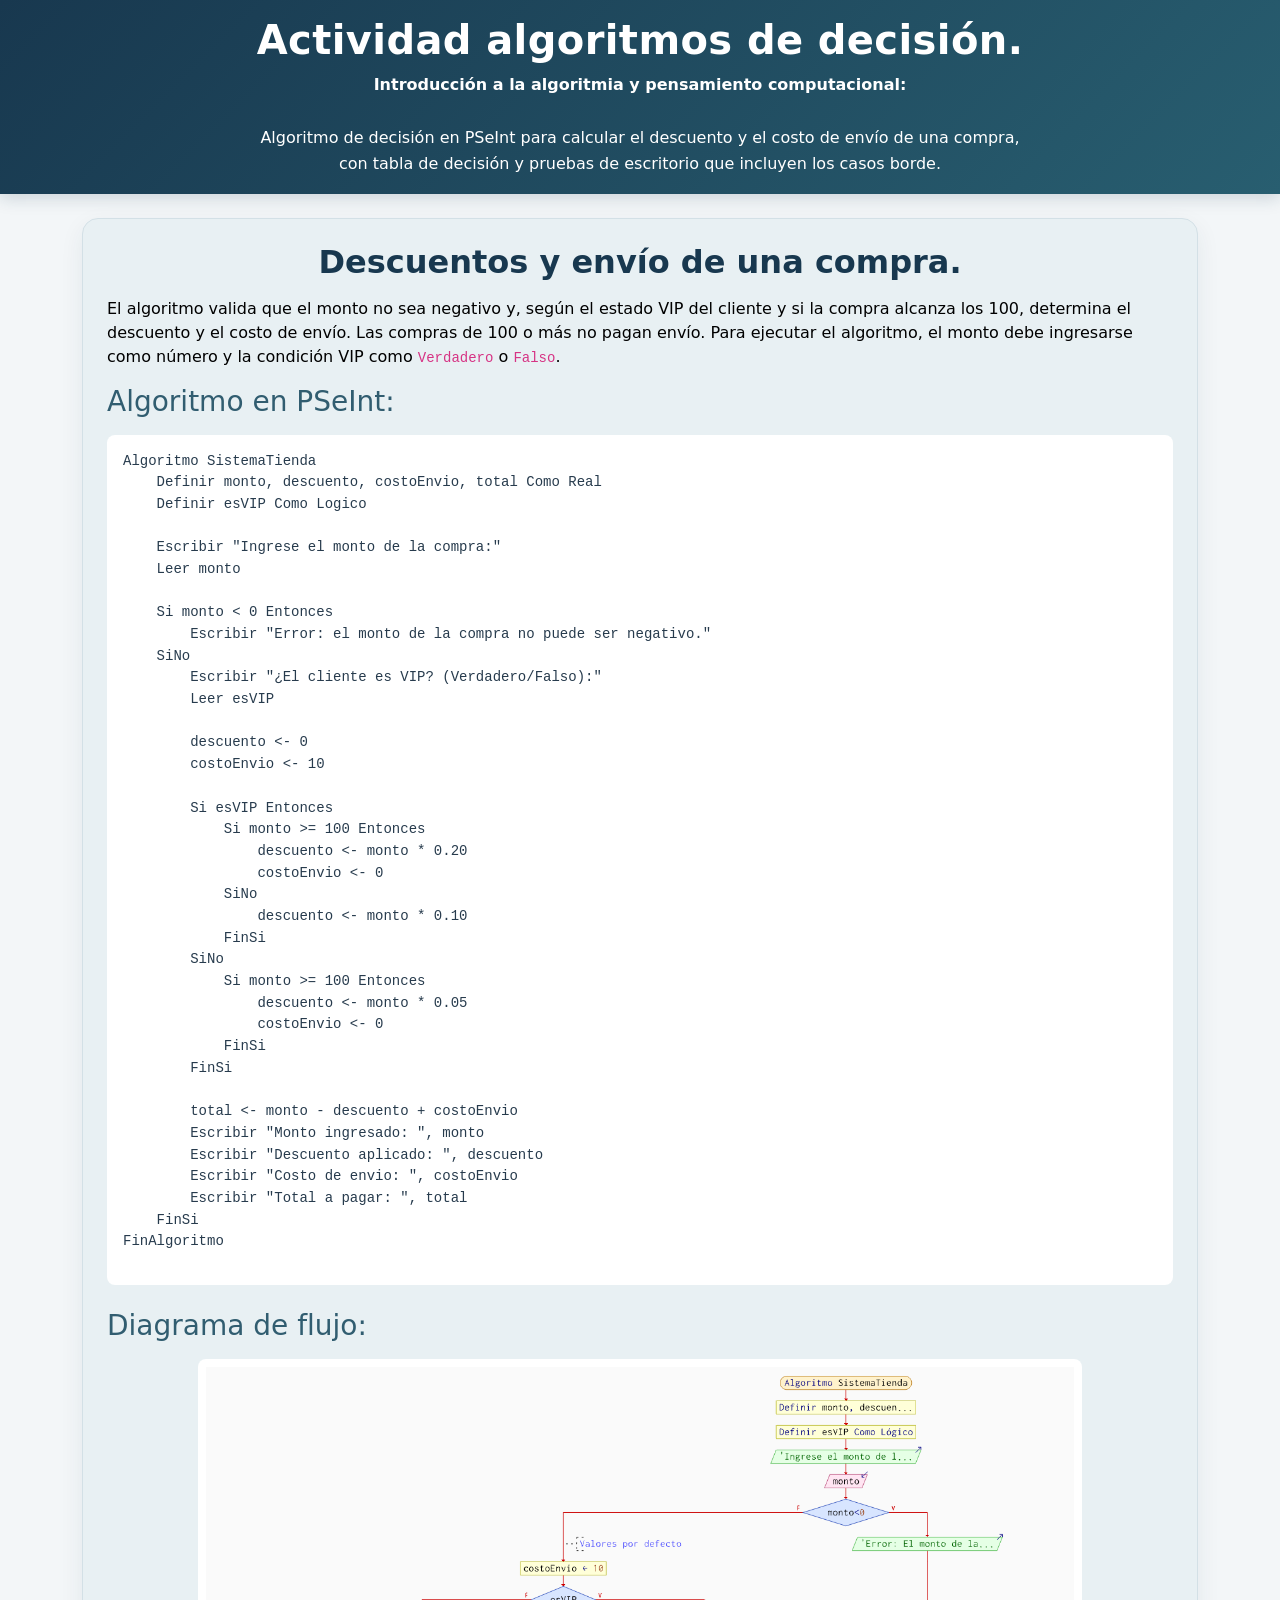
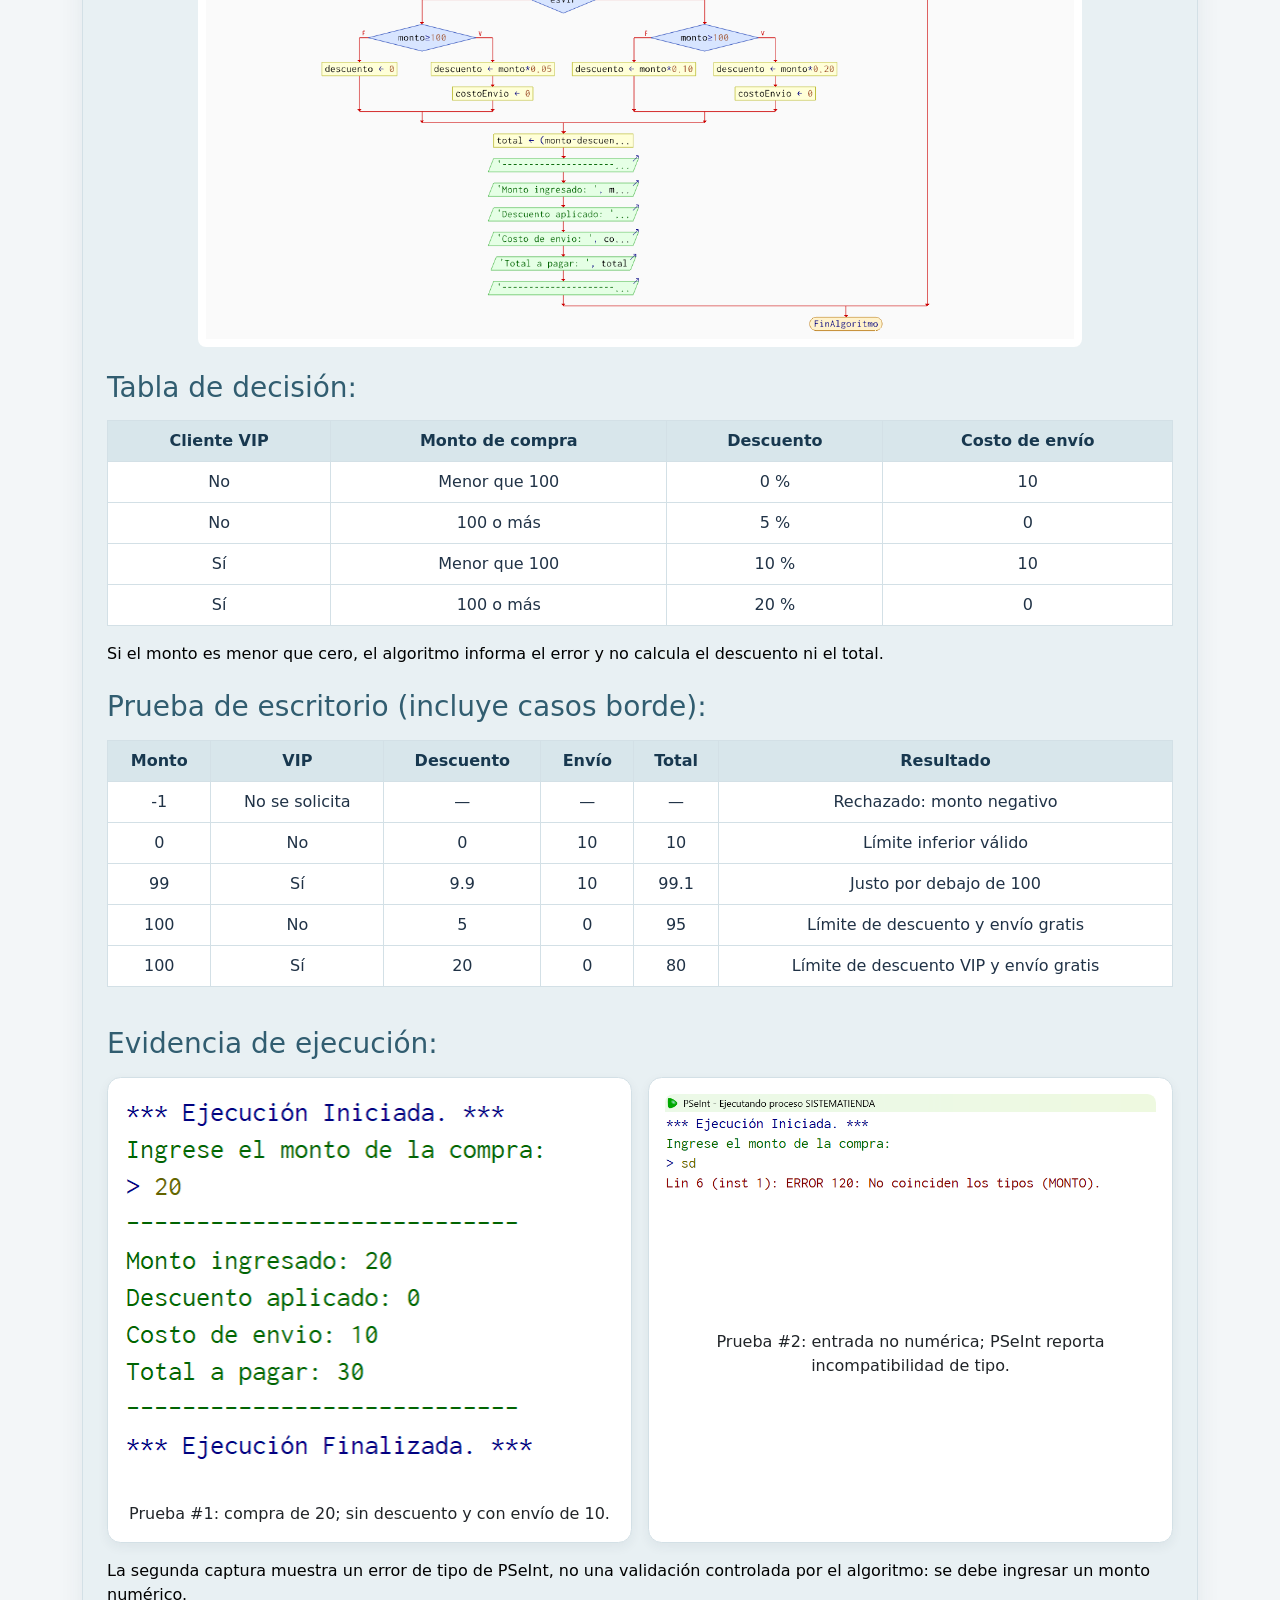
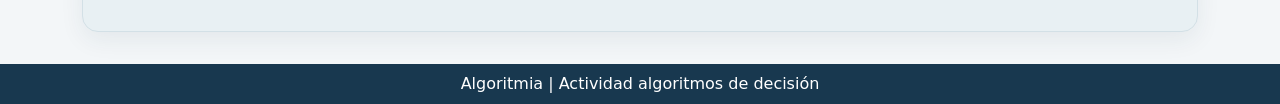
<file: decision/decision.html>
<!DOCTYPE html>
<html lang="es">
<head>
    <meta charset="UTF-8">
    <meta name="viewport" content="width=device-width, initial-scale=1.0">
    <title>Algoritmos de decisión</title>
    <link href="https://cdn.jsdelivr.net/npm/bootstrap@5.3.8/dist/css/bootstrap.min.css" rel="stylesheet"
        integrity="sha384-sRIl4kxILFvY47J16cr9ZwB07vP4J8+LH7qKQnuqkuIAvNWLzeN8tE5YBujZqJLB" crossorigin="anonymous">
    <link rel="stylesheet" href="../css/styles.css">
</head>

<body>
    <header class="text-white py-3 px-4 d-flex flex-column align-items-center text-center">
        <h1>Actividad algoritmos de decisión.</h1>
        <p class="mb-0"><strong>Introducción a la algoritmia y pensamiento computacional:</strong><br><br>
            Algoritmo de decisión en PSeInt para calcular el descuento y el costo de envío de una compra,
            con tabla de decisión y pruebas de escritorio que incluyen los casos borde.</p>
    </header>

    <main class="container">
        <section class="p-4 my-4 rounded-4 text-black">
            <h2 class="text-center mb-3">Descuentos y envío de una compra.</h2>
            <p>El algoritmo valida que el monto no sea negativo y, según el estado VIP del cliente y si la compra
                alcanza los 100, determina el descuento y el costo de envío. Las compras de 100 o más no pagan envío.
                Para ejecutar el algoritmo, el monto debe ingresarse como número y la condición VIP como
                <code>Verdadero</code> o <code>Falso</code>.</p>

            <h3 class="mb-3">Algoritmo en PSeInt:</h3>
            <div class="bg-white rounded-3 p-3"><pre>
Algoritmo SistemaTienda
    Definir monto, descuento, costoEnvio, total Como Real
    Definir esVIP Como Logico

    Escribir "Ingrese el monto de la compra:"
    Leer monto

    Si monto &lt; 0 Entonces
        Escribir "Error: el monto de la compra no puede ser negativo."
    SiNo
        Escribir "¿El cliente es VIP? (Verdadero/Falso):"
        Leer esVIP

        descuento &lt;- 0
        costoEnvio &lt;- 10

        Si esVIP Entonces
            Si monto &gt;= 100 Entonces
                descuento &lt;- monto * 0.20
                costoEnvio &lt;- 0
            SiNo
                descuento &lt;- monto * 0.10
            FinSi
        SiNo
            Si monto &gt;= 100 Entonces
                descuento &lt;- monto * 0.05
                costoEnvio &lt;- 0
            FinSi
        FinSi

        total &lt;- monto - descuento + costoEnvio
        Escribir "Monto ingresado: ", monto
        Escribir "Descuento aplicado: ", descuento
        Escribir "Costo de envio: ", costoEnvio
        Escribir "Total a pagar: ", total
    FinSi
FinAlgoritmo</pre></div>

            <h3 class="mb-3 mt-4">Diagrama de flujo:</h3>
            <div class="row justify-content-center mb-3">
                <div class="col-12 col-md-10">
                    <img src="./img/diagrama.png" alt="Diagrama de flujo del algoritmo SistemaTienda"
                        class="img-fluid d-block mx-auto bg-white p-2 rounded-3">
                </div>
            </div>

            <h3 class="mb-3 mt-4">Tabla de decisión:</h3>
            <div class="table-responsive">
                <table class="table table-bordered table-light align-middle text-center">
                    <thead>
                        <tr>
                            <th scope="col">Cliente VIP</th>
                            <th scope="col">Monto de compra</th>
                            <th scope="col">Descuento</th>
                            <th scope="col">Costo de envío</th>
                        </tr>
                    </thead>
                    <tbody>
                        <tr>
                            <td>No</td>
                            <td>Menor que 100</td>
                            <td>0 %</td>
                            <td>10</td>
                        </tr>
                        <tr>
                            <td>No</td>
                            <td>100 o más</td>
                            <td>5 %</td>
                            <td>0</td>
                        </tr>
                        <tr>
                            <td>Sí</td>
                            <td>Menor que 100</td>
                            <td>10 %</td>
                            <td>10</td>
                        </tr>
                        <tr>
                            <td>Sí</td>
                            <td>100 o más</td>
                            <td>20 %</td>
                            <td>0</td>
                        </tr>
                    </tbody>
                </table>
            </div>
            <p>Si el monto es menor que cero, el algoritmo informa el error y no calcula el descuento ni el total.</p>

            <h3 class="mb-3 mt-4">Prueba de escritorio (incluye casos borde):</h3>
            <div class="table-responsive">
                <table class="table table-bordered table-light align-middle text-center">
                    <thead>
                        <tr>
                            <th scope="col">Monto</th>
                            <th scope="col">VIP</th>
                            <th scope="col">Descuento</th>
                            <th scope="col">Envío</th>
                            <th scope="col">Total</th>
                            <th scope="col">Resultado</th>
                        </tr>
                    </thead>
                    <tbody>
                        <tr>
                            <td>-1</td>
                            <td>No se solicita</td>
                            <td>—</td>
                            <td>—</td>
                            <td>—</td>
                            <td>Rechazado: monto negativo</td>
                        </tr>
                        <tr>
                            <td>0</td>
                            <td>No</td>
                            <td>0</td>
                            <td>10</td>
                            <td>10</td>
                            <td>Límite inferior válido</td>
                        </tr>
                        <tr>
                            <td>99</td>
                            <td>Sí</td>
                            <td>9.9</td>
                            <td>10</td>
                            <td>99.1</td>
                            <td>Justo por debajo de 100</td>
                        </tr>
                        <tr>
                            <td>100</td>
                            <td>No</td>
                            <td>5</td>
                            <td>0</td>
                            <td>95</td>
                            <td>Límite de descuento y envío gratis</td>
                        </tr>
                        <tr>
                            <td>100</td>
                            <td>Sí</td>
                            <td>20</td>
                            <td>0</td>
                            <td>80</td>
                            <td>Límite de descuento VIP y envío gratis</td>
                        </tr>
                    </tbody>
                </table>
            </div>

            <h3 class="mb-3 mt-4">Evidencia de ejecución:</h3>
            <div class="row g-3 justify-content-center">
                <div class="col-12 col-md-6">
                    <div class="card p-3 h-100">
                        <img src="./img/prueba1.png" alt="Ejecución con monto de compra 20 y total a pagar 30"
                            class="img-fluid">
                        <p class="text-center mb-0 mt-2">Prueba #1: compra de 20; sin descuento y con envío de 10.</p>
                    </div>
                </div>
                <div class="col-12 col-md-6">
                    <div class="card p-3 h-100">
                        <img src="./img/prueba2.png" alt="Error de PSeInt al ingresar texto en el campo del monto"
                            class="img-fluid">
                        <p class="text-center mb-0 mt-2">Prueba #2: entrada no numérica; PSeInt reporta incompatibilidad de tipo.</p>
                    </div>
                </div>
            </div>
            <p class="mt-3 mb-0">La segunda captura muestra un error de tipo de PSeInt, no una validación controlada
                por el algoritmo: se debe ingresar un monto numérico.</p>
        </section>
    </main>

    <footer class="text-white text-center p-2">
        <p class="mb-0">Algoritmia | Actividad algoritmos de decisión</p>
    </footer>
</body>
</html>
</file>
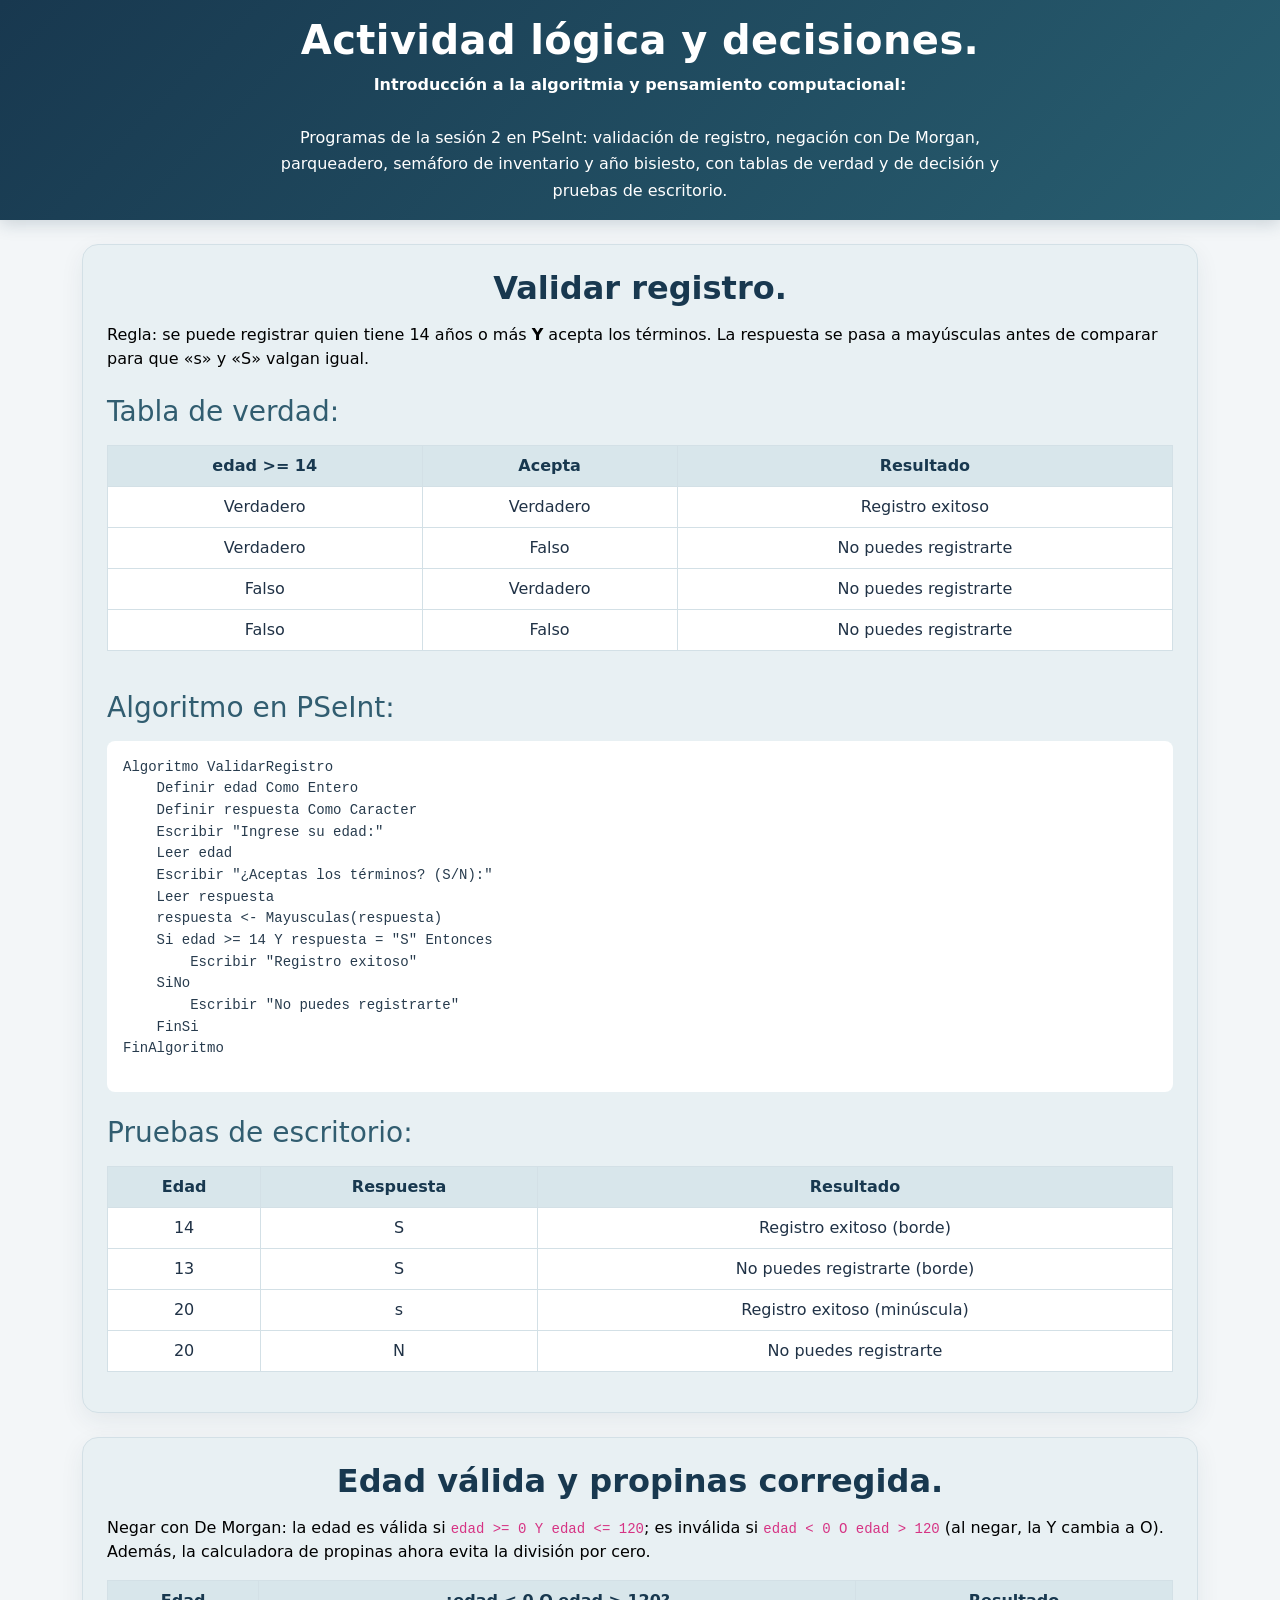
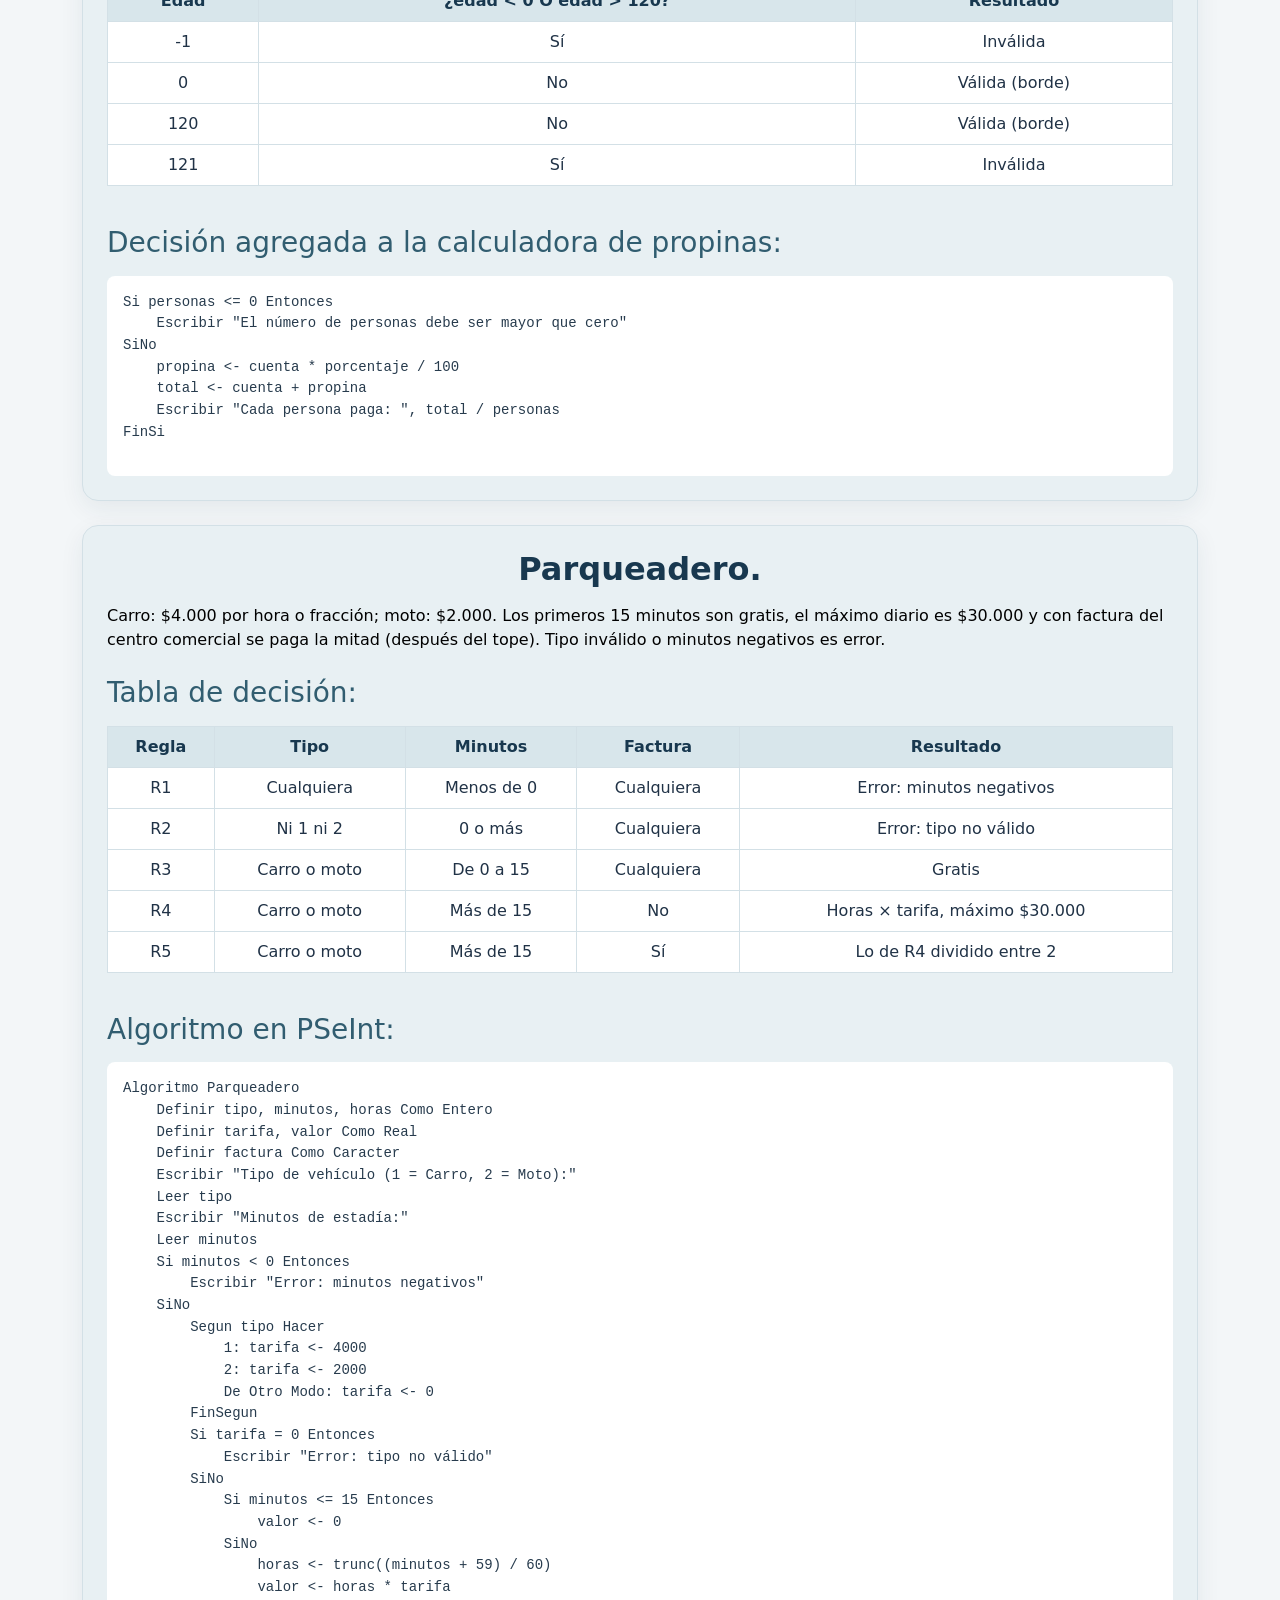
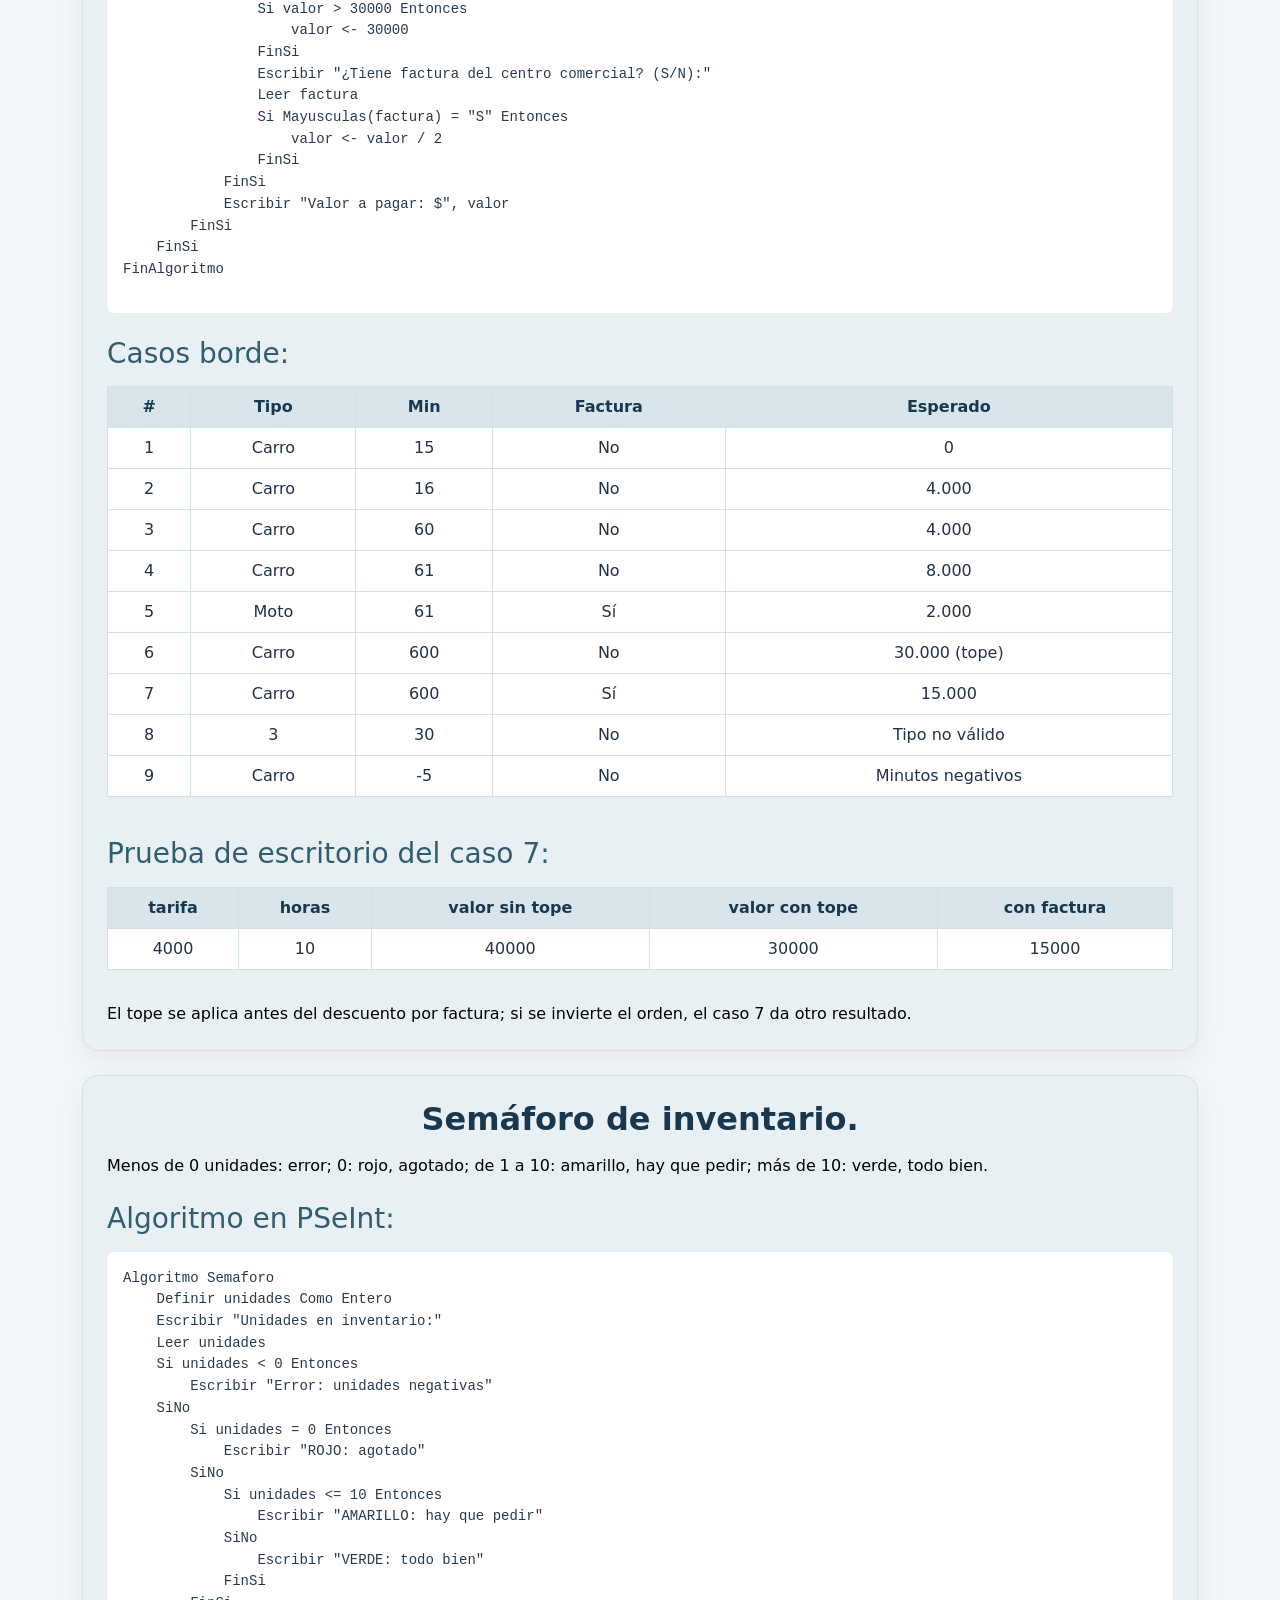
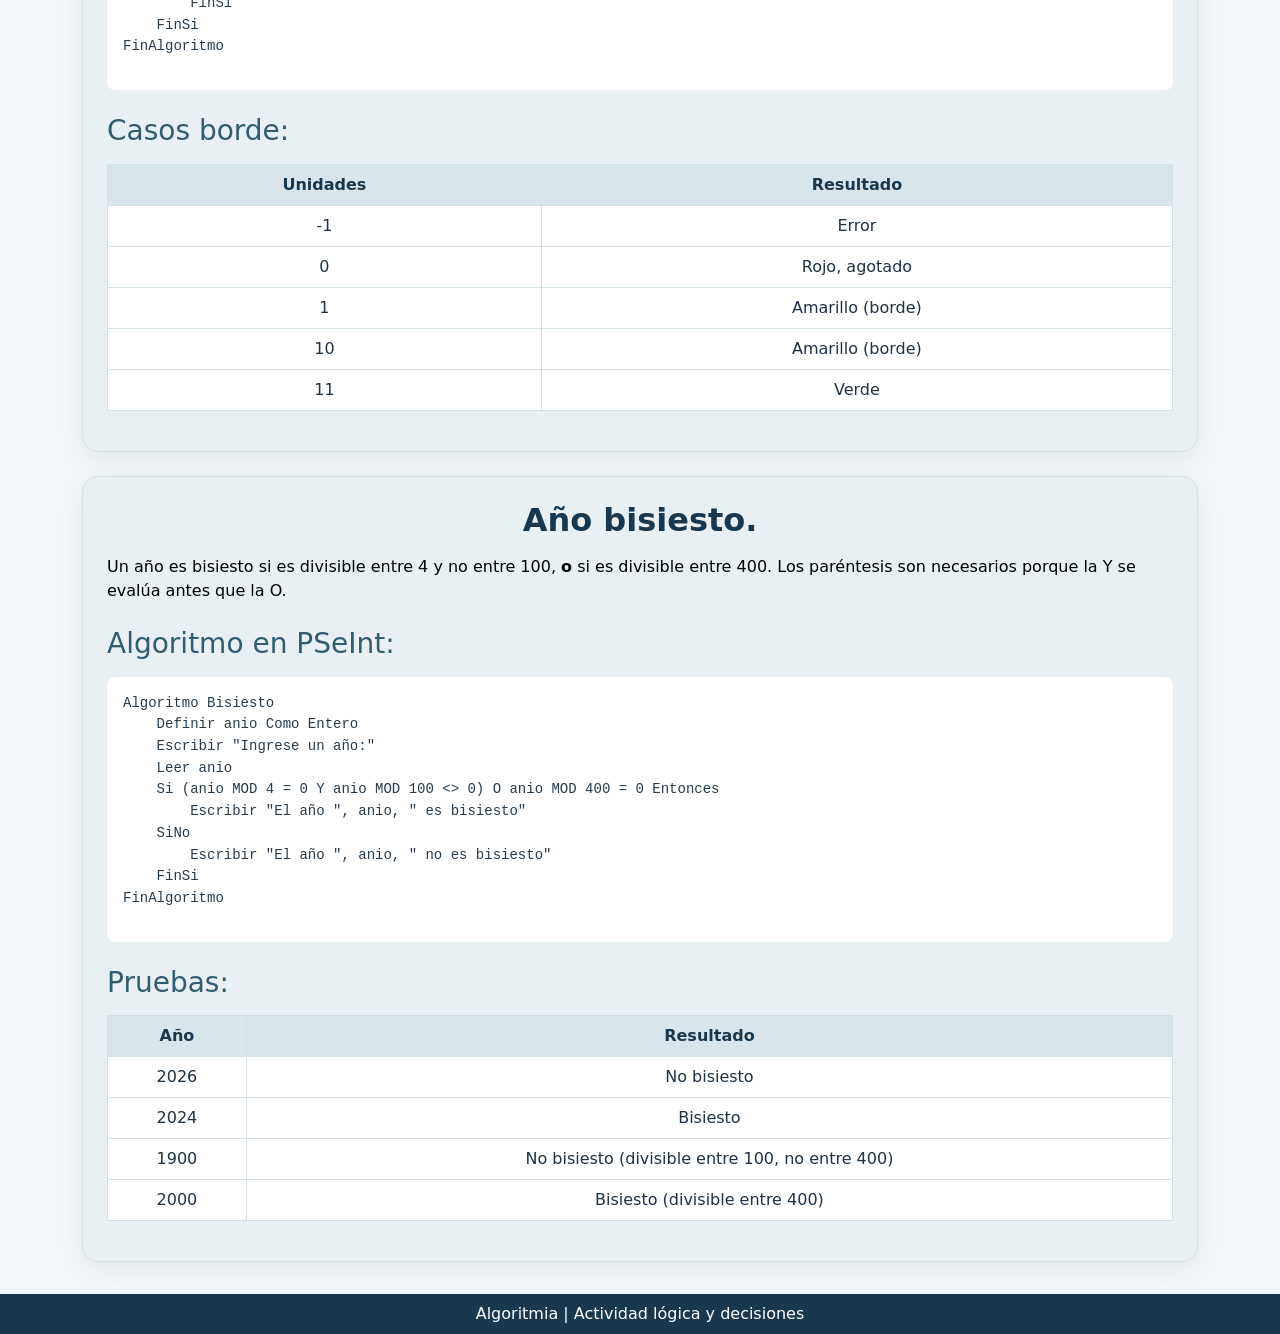
<file: decision/logica-decisiones.html>
<!DOCTYPE html>
<html lang="es">
<head>
    <meta charset="UTF-8">
    <meta name="viewport" content="width=device-width, initial-scale=1.0">
    <title>Lógica y decisiones</title>
    <link href="https://cdn.jsdelivr.net/npm/bootstrap@5.3.8/dist/css/bootstrap.min.css" rel="stylesheet"
        integrity="sha384-sRIl4kxILFvY47J16cr9ZwB07vP4J8+LH7qKQnuqkuIAvNWLzeN8tE5YBujZqJLB" crossorigin="anonymous">
    <link rel="stylesheet" href="../css/styles.css">
</head>

<body>
    <header class="text-white py-3 px-4 d-flex flex-column align-items-center text-center">
        <h1>Actividad lógica y decisiones.</h1>
        <p class="mb-0"><strong>Introducción a la algoritmia y pensamiento computacional:</strong><br><br>
            Programas de la sesión 2 en PSeInt: validación de registro, negación con De Morgan, parqueadero, semáforo de inventario y año bisiesto, con tablas de verdad y de decisión y pruebas de escritorio.</p>
    </header>

    <main class="container">
        <section class="p-4 my-4 rounded-4 text-black">
            <h2 class="text-center mb-3">Validar registro.</h2>
            <p>Regla: se puede registrar quien tiene 14 años o más <strong>Y</strong> acepta los términos. La respuesta se pasa a mayúsculas antes de comparar para que «s» y «S» valgan igual.</p>
            <h3 class="mb-3 mt-4">Tabla de verdad:</h3>
            <div class="table-responsive">
                <table class="table table-bordered table-light align-middle text-center">
                    <thead><tr><th scope="col">edad &gt;= 14</th><th scope="col">Acepta</th><th scope="col">Resultado</th></tr></thead>
                    <tbody>
                        <tr><td>Verdadero</td><td>Verdadero</td><td>Registro exitoso</td></tr>
                        <tr><td>Verdadero</td><td>Falso</td><td>No puedes registrarte</td></tr>
                        <tr><td>Falso</td><td>Verdadero</td><td>No puedes registrarte</td></tr>
                        <tr><td>Falso</td><td>Falso</td><td>No puedes registrarte</td></tr>
                        </tbody>
                </table>
            </div>
            <h3 class="mb-3 mt-4">Algoritmo en PSeInt:</h3>
            <div class="bg-white rounded-3 p-3"><pre>
Algoritmo ValidarRegistro
    Definir edad Como Entero
    Definir respuesta Como Caracter
    Escribir &quot;Ingrese su edad:&quot;
    Leer edad
    Escribir &quot;¿Aceptas los términos? (S/N):&quot;
    Leer respuesta
    respuesta &lt;- Mayusculas(respuesta)
    Si edad &gt;= 14 Y respuesta = &quot;S&quot; Entonces
        Escribir &quot;Registro exitoso&quot;
    SiNo
        Escribir &quot;No puedes registrarte&quot;
    FinSi
FinAlgoritmo</pre></div>
            <h3 class="mb-3 mt-4">Pruebas de escritorio:</h3>
            <div class="table-responsive">
                <table class="table table-bordered table-light align-middle text-center">
                    <thead><tr><th scope="col">Edad</th><th scope="col">Respuesta</th><th scope="col">Resultado</th></tr></thead>
                    <tbody>
                        <tr><td>14</td><td>S</td><td>Registro exitoso (borde)</td></tr>
                        <tr><td>13</td><td>S</td><td>No puedes registrarte (borde)</td></tr>
                        <tr><td>20</td><td>s</td><td>Registro exitoso (minúscula)</td></tr>
                        <tr><td>20</td><td>N</td><td>No puedes registrarte</td></tr>
                        </tbody>
                </table>
            </div>
        </section>
        <section class="p-4 my-4 rounded-4 text-black">
            <h2 class="text-center mb-3">Edad válida y propinas corregida.</h2>
            <p>Negar con De Morgan: la edad es válida si <code>edad &gt;= 0 Y edad &lt;= 120</code>; es inválida si <code>edad &lt; 0 O edad &gt; 120</code> (al negar, la Y cambia a O). Además, la calculadora de propinas ahora evita la división por cero.</p>
            <div class="table-responsive">
                <table class="table table-bordered table-light align-middle text-center">
                    <thead><tr><th scope="col">Edad</th><th scope="col">¿edad &lt; 0 O edad &gt; 120?</th><th scope="col">Resultado</th></tr></thead>
                    <tbody>
                        <tr><td>-1</td><td>Sí</td><td>Inválida</td></tr>
                        <tr><td>0</td><td>No</td><td>Válida (borde)</td></tr>
                        <tr><td>120</td><td>No</td><td>Válida (borde)</td></tr>
                        <tr><td>121</td><td>Sí</td><td>Inválida</td></tr>
                        </tbody>
                </table>
            </div>
            <h3 class="mb-3 mt-4">Decisión agregada a la calculadora de propinas:</h3>
            <div class="bg-white rounded-3 p-3"><pre>
Si personas &lt;= 0 Entonces
    Escribir &quot;El número de personas debe ser mayor que cero&quot;
SiNo
    propina &lt;- cuenta * porcentaje / 100
    total &lt;- cuenta + propina
    Escribir &quot;Cada persona paga: &quot;, total / personas
FinSi</pre></div>
        </section>
        <section class="p-4 my-4 rounded-4 text-black">
            <h2 class="text-center mb-3">Parqueadero.</h2>
            <p>Carro: $4.000 por hora o fracción; moto: $2.000. Los primeros 15 minutos son gratis, el máximo diario es $30.000 y con factura del centro comercial se paga la mitad (después del tope). Tipo inválido o minutos negativos es error.</p>
            <h3 class="mb-3 mt-4">Tabla de decisión:</h3>
            <div class="table-responsive">
                <table class="table table-bordered table-light align-middle text-center">
                    <thead><tr><th scope="col">Regla</th><th scope="col">Tipo</th><th scope="col">Minutos</th><th scope="col">Factura</th><th scope="col">Resultado</th></tr></thead>
                    <tbody>
                        <tr><td>R1</td><td>Cualquiera</td><td>Menos de 0</td><td>Cualquiera</td><td>Error: minutos negativos</td></tr>
                        <tr><td>R2</td><td>Ni 1 ni 2</td><td>0 o más</td><td>Cualquiera</td><td>Error: tipo no válido</td></tr>
                        <tr><td>R3</td><td>Carro o moto</td><td>De 0 a 15</td><td>Cualquiera</td><td>Gratis</td></tr>
                        <tr><td>R4</td><td>Carro o moto</td><td>Más de 15</td><td>No</td><td>Horas × tarifa, máximo $30.000</td></tr>
                        <tr><td>R5</td><td>Carro o moto</td><td>Más de 15</td><td>Sí</td><td>Lo de R4 dividido entre 2</td></tr>
                        </tbody>
                </table>
            </div>
            <h3 class="mb-3 mt-4">Algoritmo en PSeInt:</h3>
            <div class="bg-white rounded-3 p-3"><pre>
Algoritmo Parqueadero
    Definir tipo, minutos, horas Como Entero
    Definir tarifa, valor Como Real
    Definir factura Como Caracter
    Escribir &quot;Tipo de vehículo (1 = Carro, 2 = Moto):&quot;
    Leer tipo
    Escribir &quot;Minutos de estadía:&quot;
    Leer minutos
    Si minutos &lt; 0 Entonces
        Escribir &quot;Error: minutos negativos&quot;
    SiNo
        Segun tipo Hacer
            1: tarifa &lt;- 4000
            2: tarifa &lt;- 2000
            De Otro Modo: tarifa &lt;- 0
        FinSegun
        Si tarifa = 0 Entonces
            Escribir &quot;Error: tipo no válido&quot;
        SiNo
            Si minutos &lt;= 15 Entonces
                valor &lt;- 0
            SiNo
                horas &lt;- trunc((minutos + 59) / 60)
                valor &lt;- horas * tarifa
                Si valor &gt; 30000 Entonces
                    valor &lt;- 30000
                FinSi
                Escribir &quot;¿Tiene factura del centro comercial? (S/N):&quot;
                Leer factura
                Si Mayusculas(factura) = &quot;S&quot; Entonces
                    valor &lt;- valor / 2
                FinSi
            FinSi
            Escribir &quot;Valor a pagar: $&quot;, valor
        FinSi
    FinSi
FinAlgoritmo</pre></div>
            <h3 class="mb-3 mt-4">Casos borde:</h3>
            <div class="table-responsive">
                <table class="table table-bordered table-light align-middle text-center">
                    <thead><tr><th scope="col">#</th><th scope="col">Tipo</th><th scope="col">Min</th><th scope="col">Factura</th><th scope="col">Esperado</th></tr></thead>
                    <tbody>
                        <tr><td>1</td><td>Carro</td><td>15</td><td>No</td><td>0</td></tr>
                        <tr><td>2</td><td>Carro</td><td>16</td><td>No</td><td>4.000</td></tr>
                        <tr><td>3</td><td>Carro</td><td>60</td><td>No</td><td>4.000</td></tr>
                        <tr><td>4</td><td>Carro</td><td>61</td><td>No</td><td>8.000</td></tr>
                        <tr><td>5</td><td>Moto</td><td>61</td><td>Sí</td><td>2.000</td></tr>
                        <tr><td>6</td><td>Carro</td><td>600</td><td>No</td><td>30.000 (tope)</td></tr>
                        <tr><td>7</td><td>Carro</td><td>600</td><td>Sí</td><td>15.000</td></tr>
                        <tr><td>8</td><td>3</td><td>30</td><td>No</td><td>Tipo no válido</td></tr>
                        <tr><td>9</td><td>Carro</td><td>-5</td><td>No</td><td>Minutos negativos</td></tr>
                        </tbody>
                </table>
            </div>
            <h3 class="mb-3 mt-4">Prueba de escritorio del caso 7:</h3>
            <div class="table-responsive">
                <table class="table table-bordered table-light align-middle text-center">
                    <thead><tr><th scope="col">tarifa</th><th scope="col">horas</th><th scope="col">valor sin tope</th><th scope="col">valor con tope</th><th scope="col">con factura</th></tr></thead>
                    <tbody>
                        <tr><td>4000</td><td>10</td><td>40000</td><td>30000</td><td>15000</td></tr>
                        </tbody>
                </table>
            </div>
            <p class="mt-3 mb-0">El tope se aplica antes del descuento por factura; si se invierte el orden, el caso 7 da otro resultado.</p>
        </section>
        <section class="p-4 my-4 rounded-4 text-black">
            <h2 class="text-center mb-3">Semáforo de inventario.</h2>
            <p>Menos de 0 unidades: error; 0: rojo, agotado; de 1 a 10: amarillo, hay que pedir; más de 10: verde, todo bien.</p>
            <h3 class="mb-3 mt-4">Algoritmo en PSeInt:</h3>
            <div class="bg-white rounded-3 p-3"><pre>
Algoritmo Semaforo
    Definir unidades Como Entero
    Escribir &quot;Unidades en inventario:&quot;
    Leer unidades
    Si unidades &lt; 0 Entonces
        Escribir &quot;Error: unidades negativas&quot;
    SiNo
        Si unidades = 0 Entonces
            Escribir &quot;ROJO: agotado&quot;
        SiNo
            Si unidades &lt;= 10 Entonces
                Escribir &quot;AMARILLO: hay que pedir&quot;
            SiNo
                Escribir &quot;VERDE: todo bien&quot;
            FinSi
        FinSi
    FinSi
FinAlgoritmo</pre></div>
            <h3 class="mb-3 mt-4">Casos borde:</h3>
            <div class="table-responsive">
                <table class="table table-bordered table-light align-middle text-center">
                    <thead><tr><th scope="col">Unidades</th><th scope="col">Resultado</th></tr></thead>
                    <tbody>
                        <tr><td>-1</td><td>Error</td></tr>
                        <tr><td>0</td><td>Rojo, agotado</td></tr>
                        <tr><td>1</td><td>Amarillo (borde)</td></tr>
                        <tr><td>10</td><td>Amarillo (borde)</td></tr>
                        <tr><td>11</td><td>Verde</td></tr>
                        </tbody>
                </table>
            </div>
        </section>
        <section class="p-4 my-4 rounded-4 text-black">
            <h2 class="text-center mb-3">Año bisiesto.</h2>
            <p>Un año es bisiesto si es divisible entre 4 y no entre 100, <strong>o</strong> si es divisible entre 400. Los paréntesis son necesarios porque la Y se evalúa antes que la O.</p>
            <h3 class="mb-3 mt-4">Algoritmo en PSeInt:</h3>
            <div class="bg-white rounded-3 p-3"><pre>
Algoritmo Bisiesto
    Definir anio Como Entero
    Escribir &quot;Ingrese un año:&quot;
    Leer anio
    Si (anio MOD 4 = 0 Y anio MOD 100 &lt;&gt; 0) O anio MOD 400 = 0 Entonces
        Escribir &quot;El año &quot;, anio, &quot; es bisiesto&quot;
    SiNo
        Escribir &quot;El año &quot;, anio, &quot; no es bisiesto&quot;
    FinSi
FinAlgoritmo</pre></div>
            <h3 class="mb-3 mt-4">Pruebas:</h3>
            <div class="table-responsive">
                <table class="table table-bordered table-light align-middle text-center">
                    <thead><tr><th scope="col">Año</th><th scope="col">Resultado</th></tr></thead>
                    <tbody>
                        <tr><td>2026</td><td>No bisiesto</td></tr>
                        <tr><td>2024</td><td>Bisiesto</td></tr>
                        <tr><td>1900</td><td>No bisiesto (divisible entre 100, no entre 400)</td></tr>
                        <tr><td>2000</td><td>Bisiesto (divisible entre 400)</td></tr>
                        </tbody>
                </table>
            </div>
        </section>
    </main>

    <footer class="text-white text-center p-2">
        <p class="mb-0">Algoritmia | Actividad lógica y decisiones</p>
    </footer>
</body>
</html>
</file>
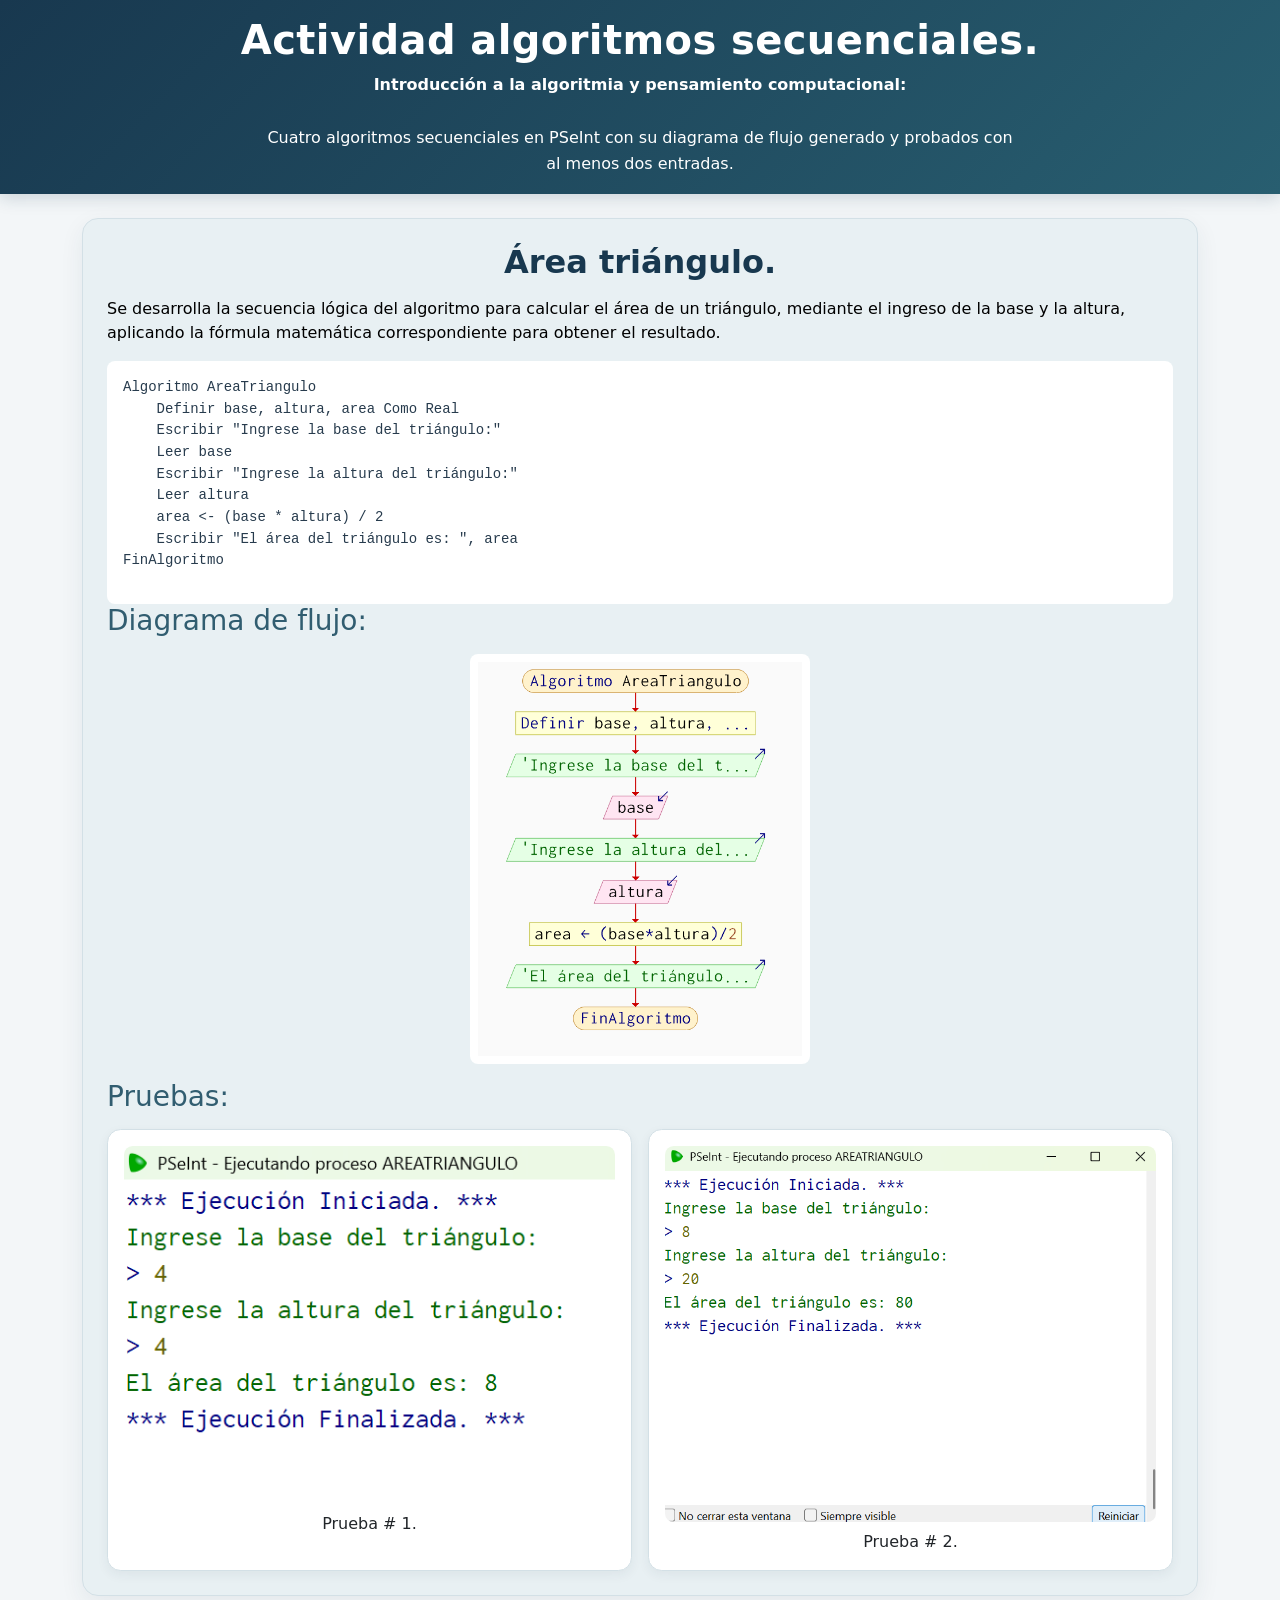
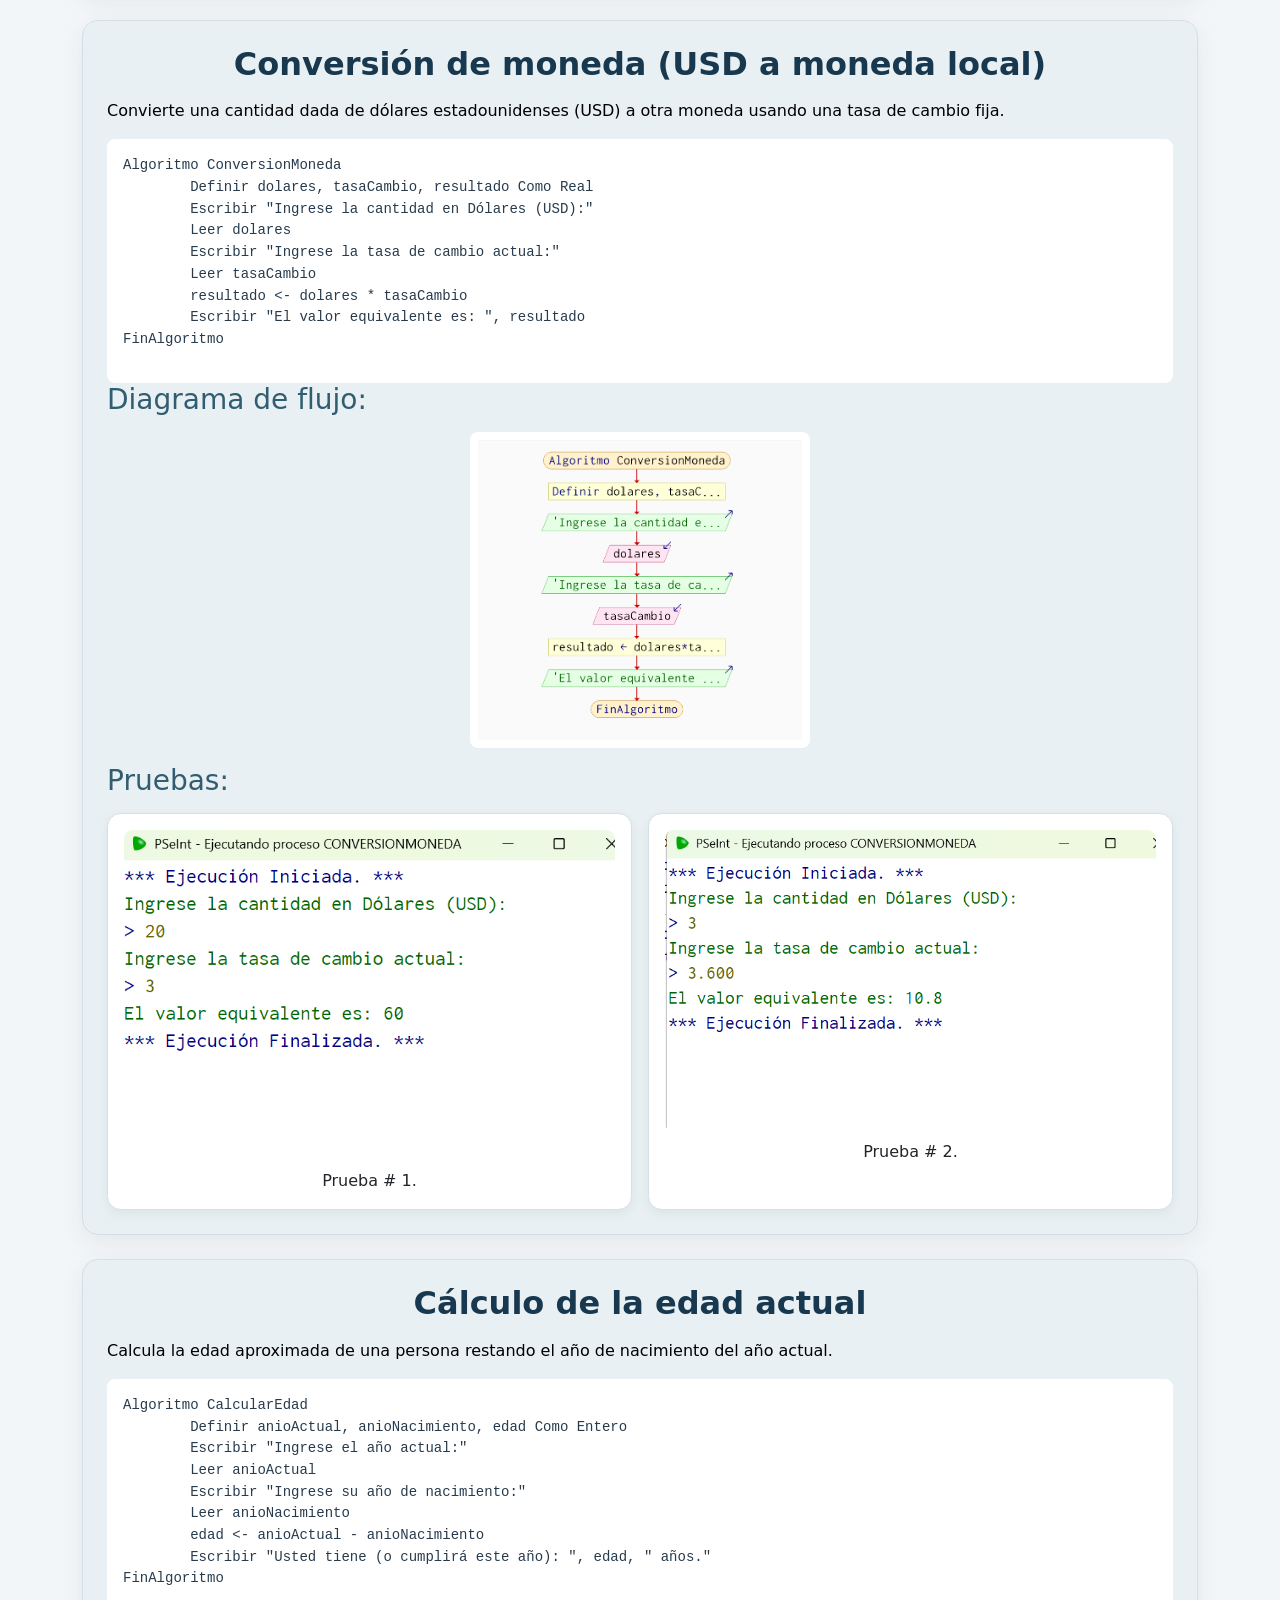
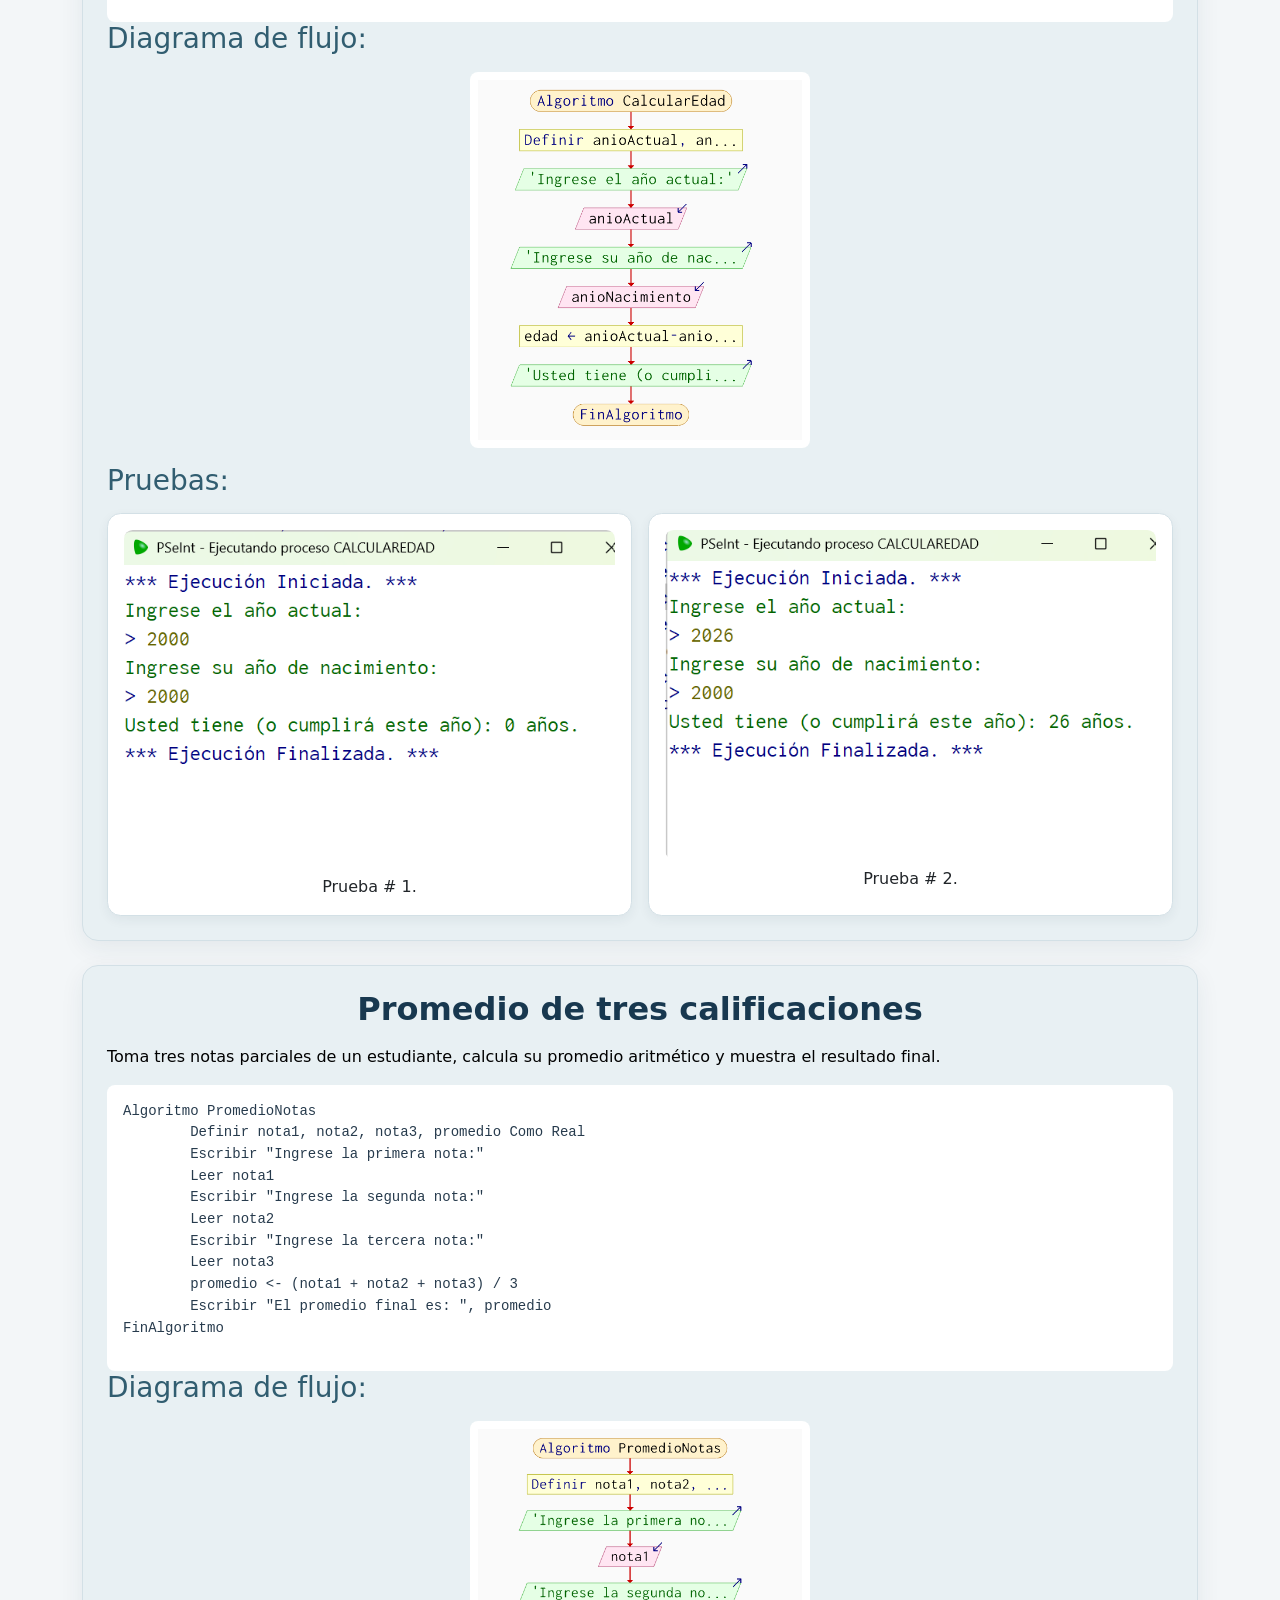
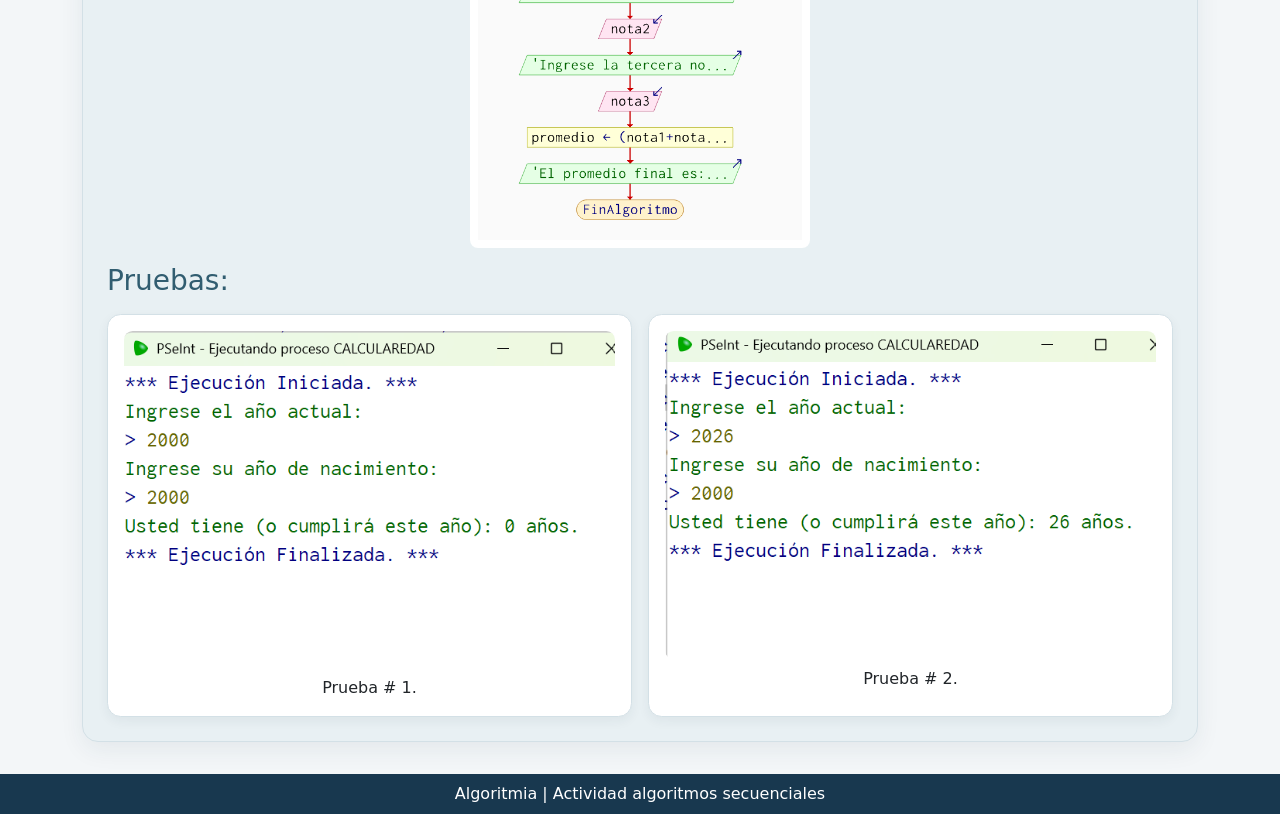
<file: secuencial/secuencial.html>
<!DOCTYPE html>
<html lang="es">
<head>
    <meta charset="UTF-8">
    <meta name="viewport" content="width=device-width, initial-scale=1.0">
    <title>Algoritmos secuenciales</title>
    <link href="https://cdn.jsdelivr.net/npm/bootstrap@5.3.8/dist/css/bootstrap.min.css" rel="stylesheet"
        integrity="sha384-sRIl4kxILFvY47J16cr9ZwB07vP4J8+LH7qKQnuqkuIAvNWLzeN8tE5YBujZqJLB" crossorigin="anonymous">
    <link rel="stylesheet" href="../css/styles.css">
</head>

<body>
    <header class="text-white py-3 px-4 d-flex flex-column align-items-center text-center">
        <h1>Actividad algoritmos secuenciales.</h1>
        <p class="mb-0"><strong>Introducción a la algoritmia y pensamiento computacional:</strong><br><br>
            Cuatro algoritmos secuenciales en PSeInt con su diagrama de flujo generado y probados con al menos
            dos entradas.</p>
    </header>

    <main class="container">

        <!-- EJERCICIO 1 -->
        <section class="p-4 my-4 rounded-4 text-black">
            <h2 class="text-center mb-3">Área triángulo.</h2>
            <p>Se desarrolla la secuencia lógica del algoritmo para calcular el área de un triángulo, mediante el
                ingreso de la base y la altura, aplicando la fórmula matemática correspondiente para obtener el
                resultado.</p>
            <div class="bg-white rounded-3 p-3"><pre>
Algoritmo AreaTriangulo
    Definir base, altura, area Como Real
    Escribir "Ingrese la base del triángulo:"
    Leer base
    Escribir "Ingrese la altura del triángulo:"
    Leer altura
    area <- (base * altura) / 2
    Escribir "El área del triángulo es: ", area
FinAlgoritmo</pre></div>

            <h3 class="mb-3">Diagrama de flujo:</h3>
 
            <div class="row justify-content-center mb-3">
                <div class="col-10 col-md-6 col-lg-4">
                    <img src="./img/diagrama1.png" alt="Diagrama de flujo área del triángulo"
                        class="img-fluid d-block mx-auto bg-white p-2 rounded-3">
                </div>
            </div>

            <h3 class="mb-3">Pruebas:</h3>
            <div class="row g-3 justify-content-center">
                <div class="col-12 col-md-6">
                    <div class="card p-3 h-100">
                        <img src="./img/triangulo.png" alt="Prueba 1" class="img-fluid">
                        <p class="text-center mb-0 mt-2">Prueba # 1.</p>
                    </div>
                </div>
                <div class="col-12 col-md-6">
                    <div class="card p-3 h-100">
                        <img src="./img/triangulo2.png" alt="Prueba 2" class="img-fluid">
                        <p class="text-center mb-0 mt-2">Prueba # 2.</p>
                    </div>
                </div>
            </div>
        </section>

        <!-- EJERCICIO 2 -->
        <section class="p-4 my-4 rounded-4 text-black">
            <h2 class="text-center mb-3">Conversión de moneda (USD a moneda local)</h2>
            <p>Convierte una cantidad dada de dólares estadounidenses (USD) a otra moneda usando una tasa de cambio fija.</p>
            <div class="bg-white rounded-3 p-3"><pre>
Algoritmo ConversionMoneda
	Definir dolares, tasaCambio, resultado Como Real
	Escribir "Ingrese la cantidad en Dólares (USD):"
	Leer dolares
	Escribir "Ingrese la tasa de cambio actual:"
	Leer tasaCambio
	resultado <- dolares * tasaCambio
	Escribir "El valor equivalente es: ", resultado
FinAlgoritmo</pre></div>

            <h3 class="mb-3">Diagrama de flujo:</h3>
 
            <div class="row justify-content-center mb-3">
                <div class="col-10 col-md-6 col-lg-4">
                    <img src="./img/diagrama2.png" alt="Diagrama de flujo conversión de moneda"
                        class="img-fluid d-block mx-auto bg-white p-2 rounded-3">
                </div>
            </div>

            <h3 class="mb-3">Pruebas:</h3>
            <div class="row g-3 justify-content-center">
                <div class="col-12 col-md-6">
                    <div class="card p-3 h-100">
                        <img src="./img/cambio.png" alt="Prueba 1" class="img-fluid">
                        <p class="text-center mb-0 mt-2">Prueba # 1.</p>
                    </div>
                </div>
                <div class="col-12 col-md-6">
                    <div class="card p-3 h-100">
                        <img src="./img/cambio2.png" alt="Prueba 2" class="img-fluid">
                        <p class="text-center mb-0 mt-2">Prueba # 2.</p>
                    </div>
                </div>
            </div>
        </section>

        <!-- EJERCICIO 3 -->
        <section class="p-4 my-4 rounded-4 text-black">
            <h2 class="text-center mb-3">Cálculo de la edad actual</h2>
                <p>Calcula la edad aproximada de una persona restando el año de nacimiento del año actual.</p>

            <div class="bg-white rounded-3 p-3"><pre>
Algoritmo CalcularEdad
	Definir anioActual, anioNacimiento, edad Como Entero
	Escribir "Ingrese el año actual:"
	Leer anioActual
	Escribir "Ingrese su año de nacimiento:"
	Leer anioNacimiento
	edad <- anioActual - anioNacimiento
	Escribir "Usted tiene (o cumplirá este año): ", edad, " años."
FinAlgoritmo</pre></div>

            <h3 class="mb-3">Diagrama de flujo:</h3>
 
            <div class="row justify-content-center mb-3">
                <div class="col-10 col-md-6 col-lg-4">
                    <img src="./img/diagrama3.png" alt="Diagrama de flujo conversión de moneda"
                        class="img-fluid d-block mx-auto bg-white p-2 rounded-3">
                </div>
            </div>

            <h3 class="mb-3">Pruebas:</h3>
            <div class="row g-3 justify-content-center">
                <div class="col-12 col-md-6">
                    <div class="card p-3 h-100">
                        <img src="./img/edad1.png" alt="Prueba 1" class="img-fluid">
                        <p class="text-center mb-0 mt-2">Prueba # 1.</p>
                    </div>
                </div>
                <div class="col-12 col-md-6">
                    <div class="card p-3 h-100">
                        <img src="./img/edad2.png" alt="Prueba 2" class="img-fluid">
                        <p class="text-center mb-0 mt-2">Prueba # 2.</p>
                    </div>
                </div>
            </div>
        </section>

        <!-- EJERCICIO 4 -->
        <section class="p-4 my-4 rounded-4 text-black">
            <h2 class="text-center mb-3">Promedio de tres calificaciones</h2>
                <p>Toma tres notas parciales de un estudiante, calcula su promedio aritmético y muestra el resultado final.</p>

            <div class="bg-white rounded-3 p-3"><pre>
Algoritmo PromedioNotas
	Definir nota1, nota2, nota3, promedio Como Real
	Escribir "Ingrese la primera nota:"
	Leer nota1
	Escribir "Ingrese la segunda nota:"
	Leer nota2
	Escribir "Ingrese la tercera nota:"
	Leer nota3
	promedio <- (nota1 + nota2 + nota3) / 3
	Escribir "El promedio final es: ", promedio
FinAlgoritmo</pre></div>

            <h3 class="mb-3">Diagrama de flujo:</h3>
 
            <div class="row justify-content-center mb-3">
                <div class="col-10 col-md-6 col-lg-4">
                    <img src="./img/diagrama4.png" alt="Diagrama de flujo conversión de moneda"
                        class="img-fluid d-block mx-auto bg-white p-2 rounded-3">
                </div>
            </div>

            <h3 class="mb-3">Pruebas:</h3>
            <div class="row g-3 justify-content-center">
                <div class="col-12 col-md-6">
                    <div class="card p-3 h-100">
                        <img src="./img/edad1.png" alt="Prueba 1" class="img-fluid">
                        <p class="text-center mb-0 mt-2">Prueba # 1.</p>
                    </div>
                </div>
                <div class="col-12 col-md-6">
                    <div class="card p-3 h-100">
                        <img src="./img/edad2.png" alt="Prueba 2" class="img-fluid">
                        <p class="text-center mb-0 mt-2">Prueba # 2.</p>
                    </div>
                </div>
            </div>
        </section>

    </main>

    <footer class="text-white text-center p-2">
        <p class="mb-0">Algoritmia | Actividad algoritmos secuenciales</p>
    </footer>

</body>
</html>
</file>
<file: css/styles.css>
:root {
    color-scheme: light;
    --color-ink: #203246;
    --color-navy: #18384f;
    --color-teal: #176b69;
    --color-teal-dark: #105653;
    --color-page: #f3f6f8;
    --color-panel: #e8f0f3;
    --color-border: #d3e0e6;
}

body {
    background-color: var(--color-page);
    color: var(--color-ink);
}

header {
    background: linear-gradient(135deg, #18384f, #285e70);
    box-shadow: 0 4px 16px rgba(24, 56, 79, 0.18);
}

header h1 {
    font-weight: 700;
    letter-spacing: 0.01em;
}

header p {
    max-width: 760px;
    line-height: 1.65;
}

section {
    background-color: var(--color-panel);
    border: 1px solid var(--color-border);
    box-shadow: 0 8px 24px rgba(32, 50, 70, 0.07);
}

section h2 {
    color: var(--color-navy);
    font-weight: 700;
}

section h3 {
    color: #315d70;
}

.card {
    border: 1px solid var(--color-border);
    border-radius: 0.85rem;
    box-shadow: 0 4px 12px rgba(32, 50, 70, 0.06);
    transition: transform 160ms ease, box-shadow 160ms ease;
}

.card:hover {
    transform: translateY(-3px);
    box-shadow: 0 10px 22px rgba(32, 50, 70, 0.12);
}

.card-title {
    color: var(--color-navy);
}

.btn-primary {
    --bs-btn-bg: var(--color-teal);
    --bs-btn-border-color: var(--color-teal);
    --bs-btn-hover-bg: var(--color-teal-dark);
    --bs-btn-hover-border-color: var(--color-teal-dark);
    --bs-btn-active-bg: var(--color-teal-dark);
    --bs-btn-active-border-color: var(--color-teal-dark);
    --bs-btn-focus-shadow-rgb: 23, 107, 105;
}

.table {
    --bs-table-color: var(--color-ink);
    --bs-table-bg: #ffffff;
    --bs-table-border-color: var(--color-border);
}

.table thead th {
    --bs-table-bg: #d8e6eb;
    color: var(--color-navy);
}

pre {
    color: #273b4d;
    line-height: 1.55;
    overflow-x: auto;
}

img {
    border-radius: 0.55rem;
}

footer {
    background-color: var(--color-navy);
    color: #ffffff;
    margin-top: 2rem;
}

@media (prefers-reduced-motion: reduce) {
    .card {
        transition: none;
    }

    .card:hover {
        transform: none;
    }
}
</file>
